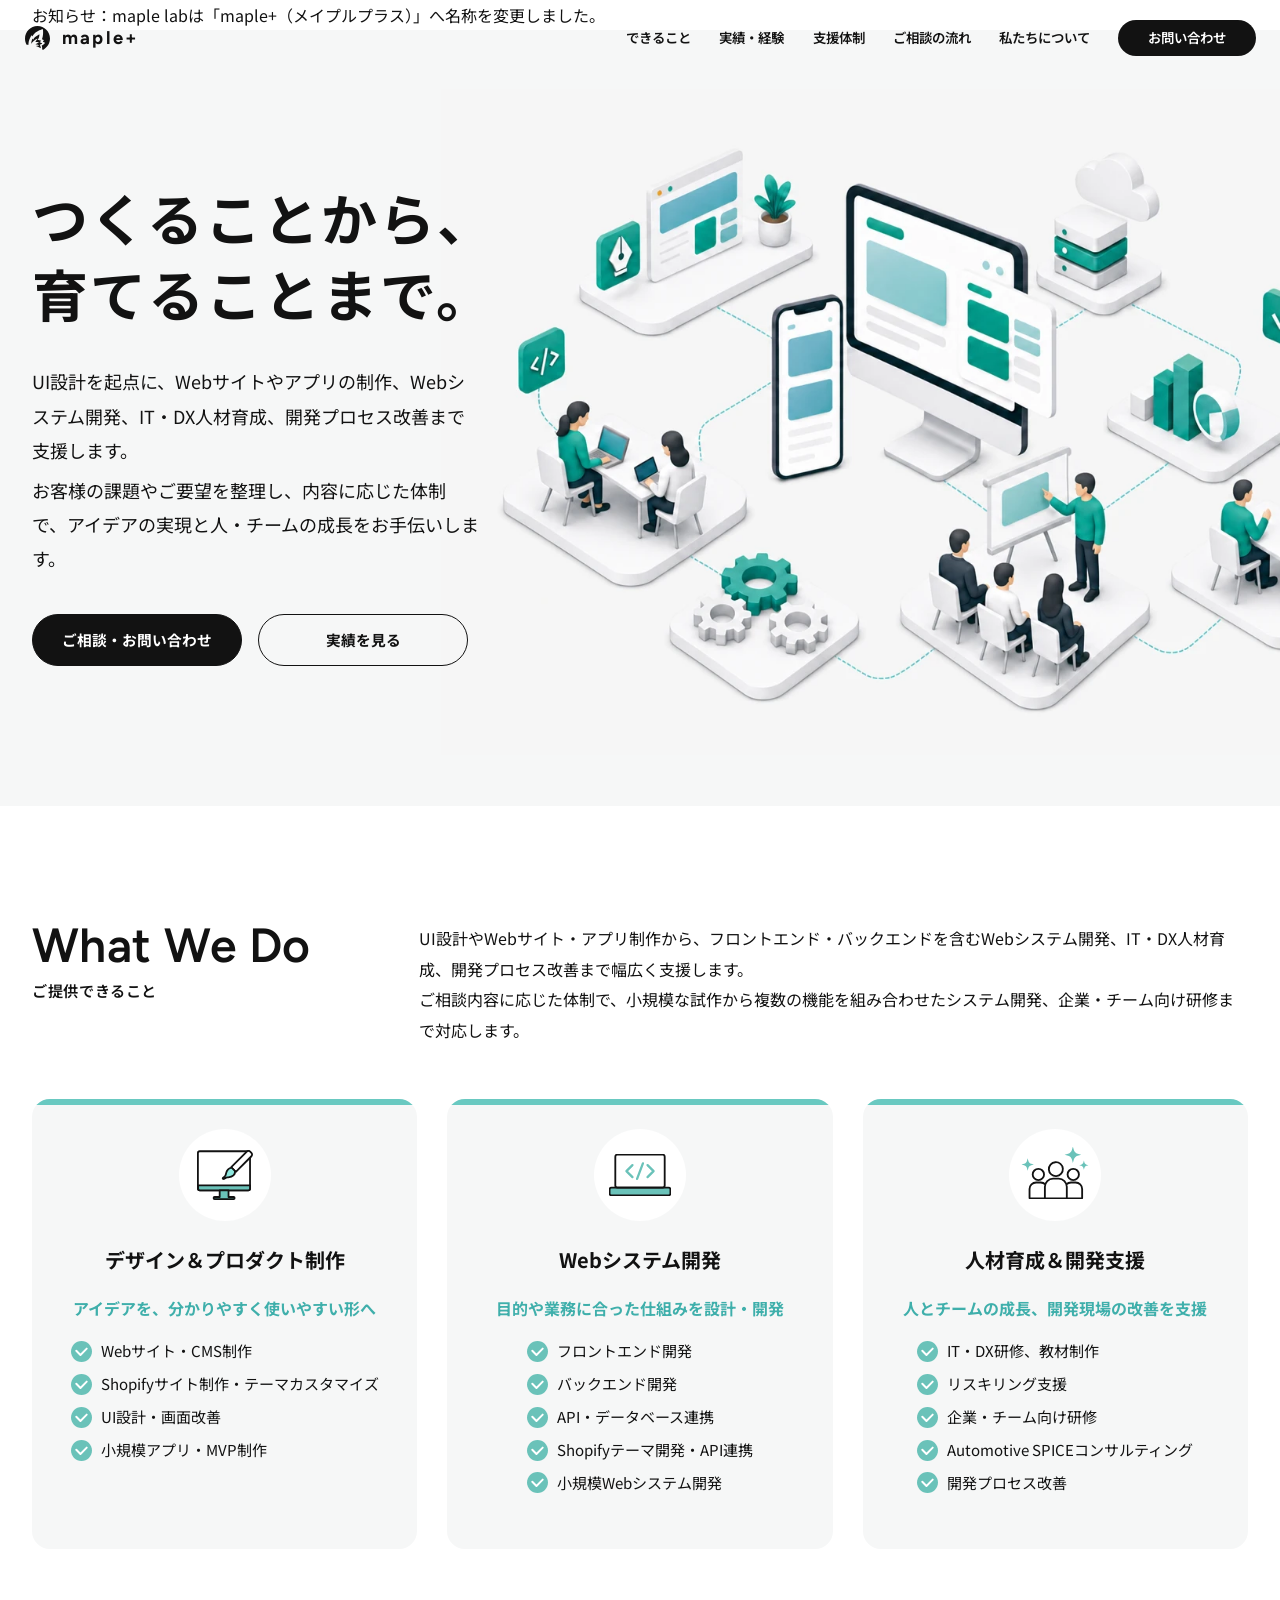
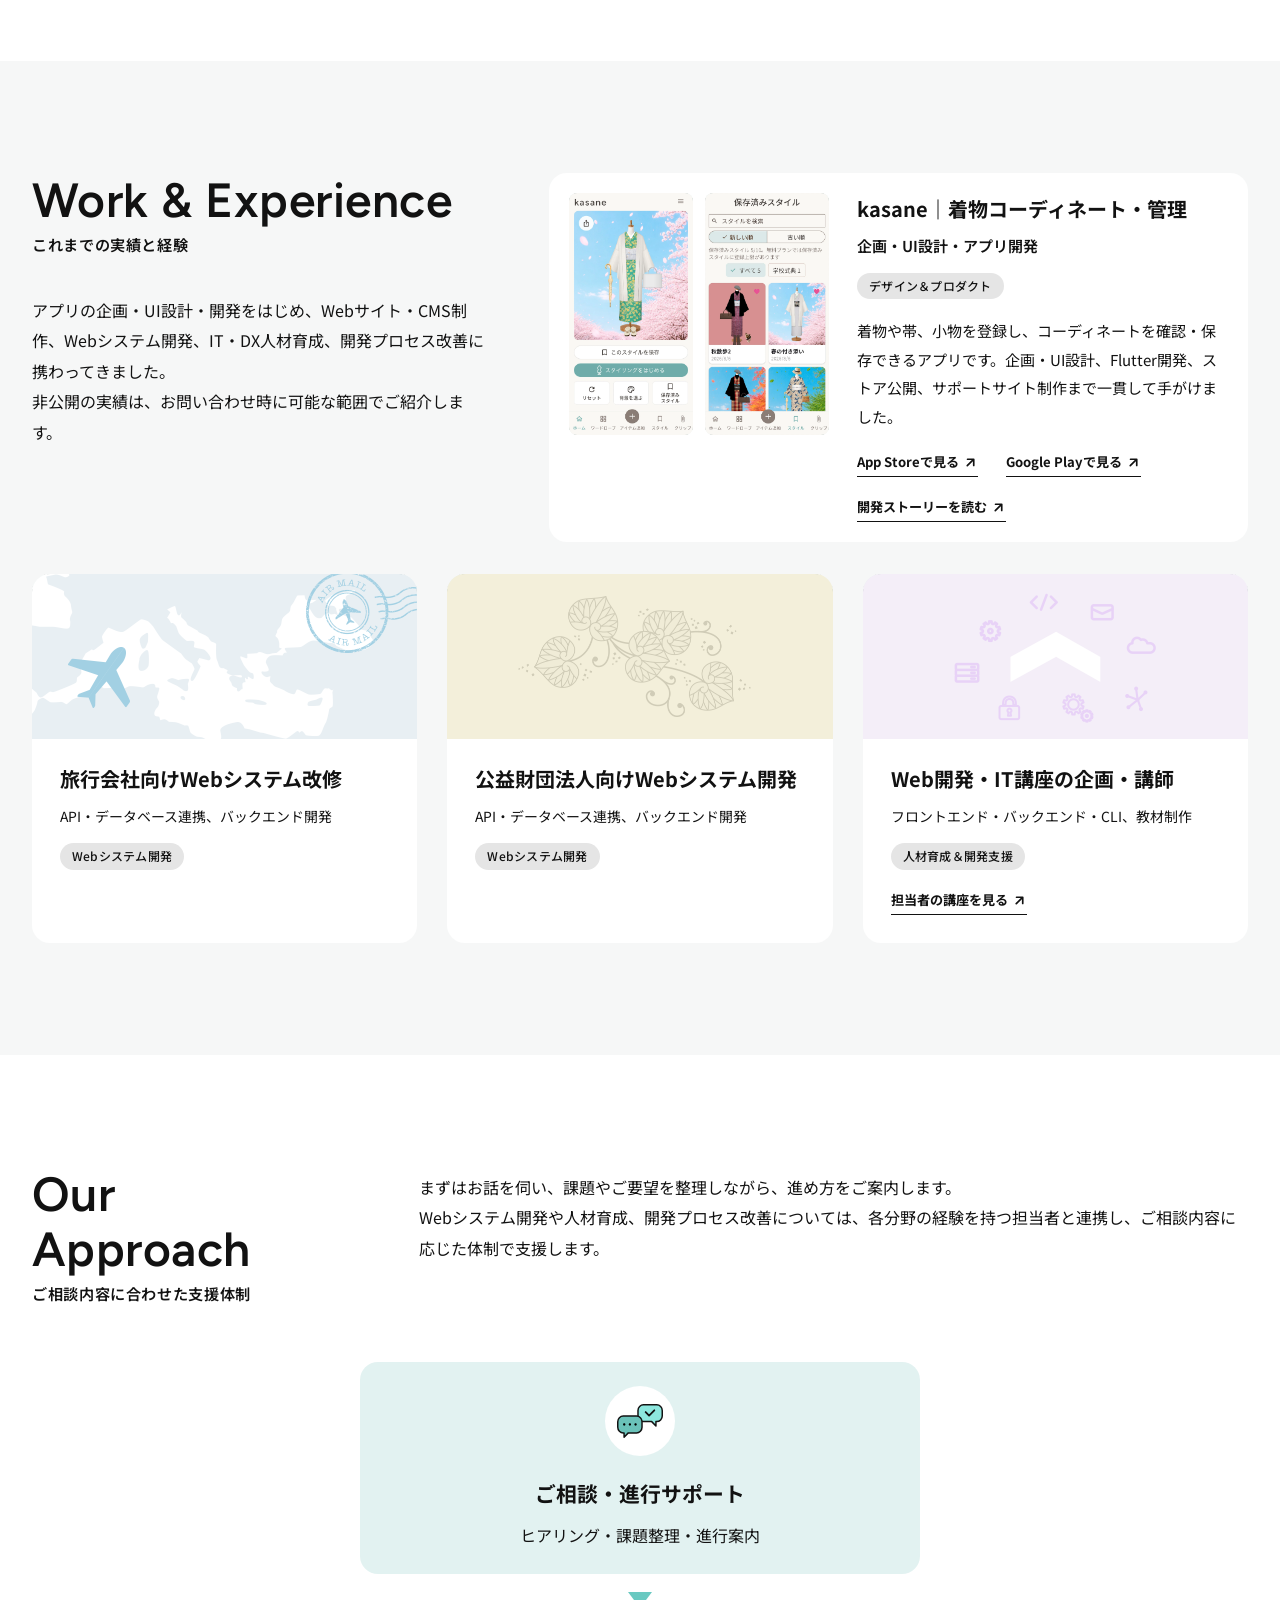
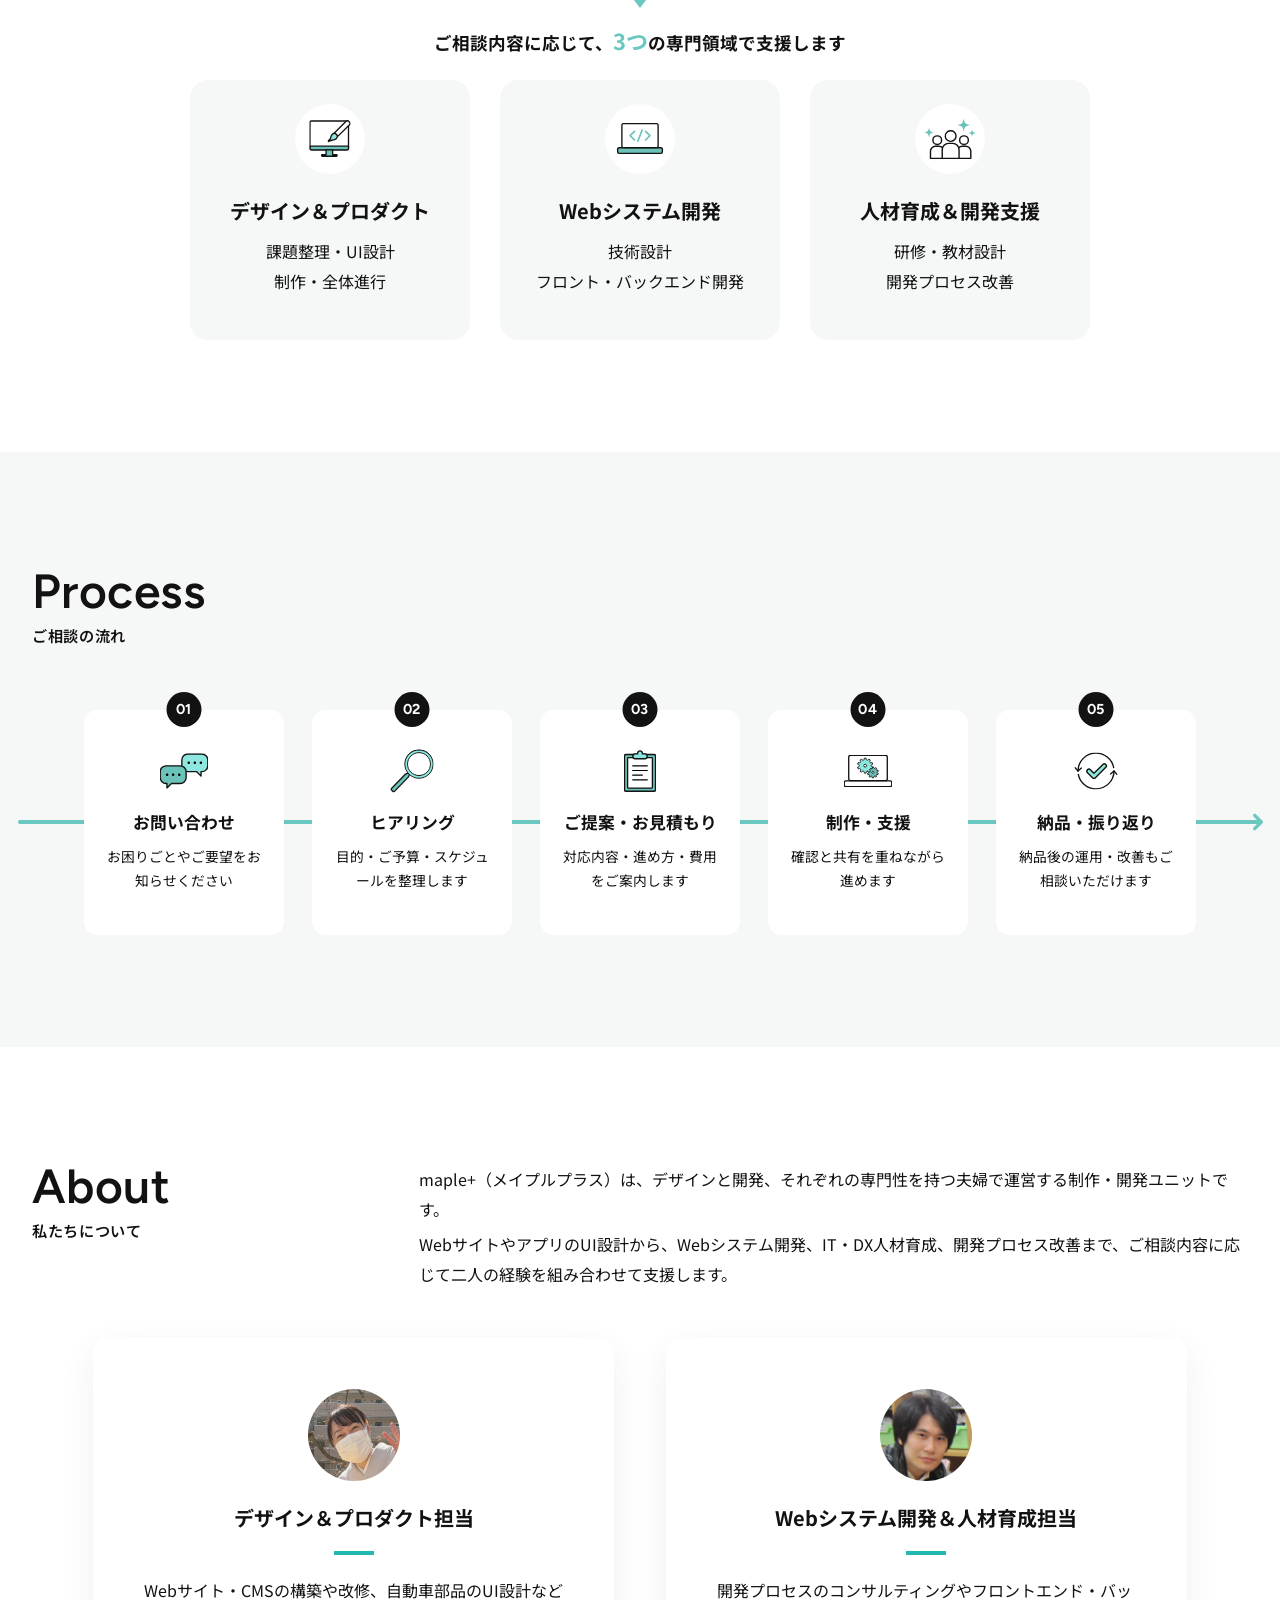
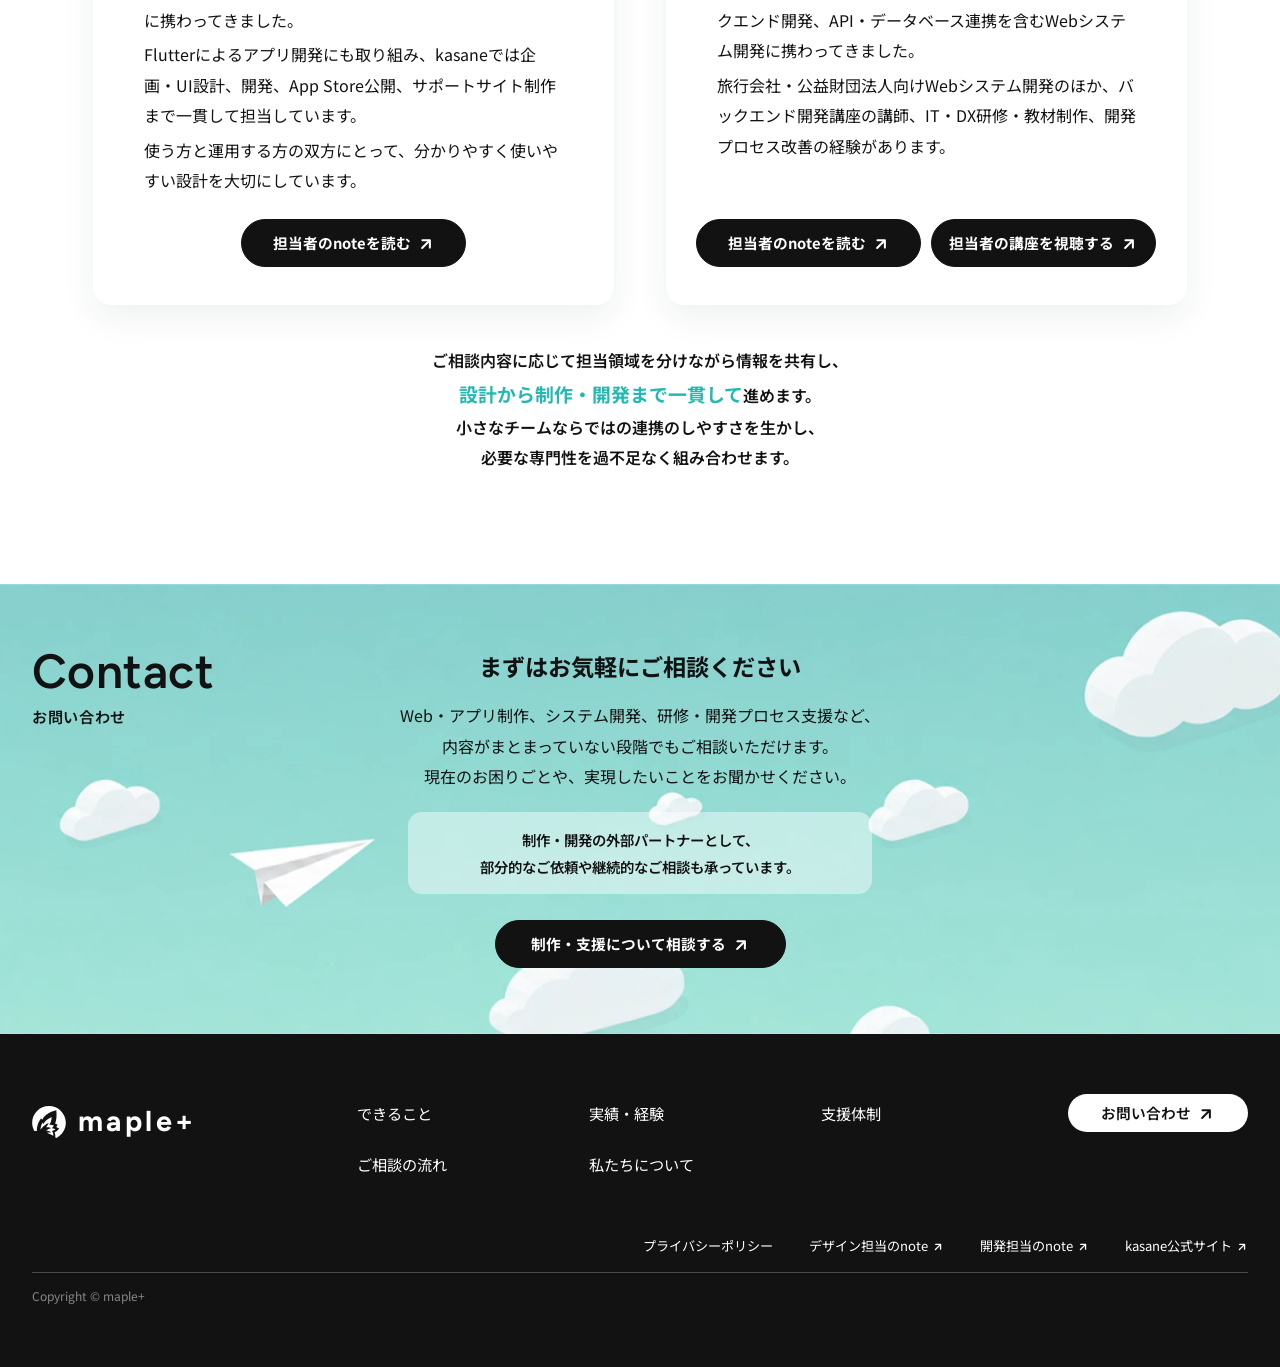
<file: index.html>
<!doctype html>
<html lang="ja">
<head>
  <meta charset="utf-8">
  <meta name="viewport" content="width=device-width, initial-scale=1">
  <meta name="google-site-verification" content="j4yhQ_KEHf3DusrR2J-Ca4LjYe7JDAU4iwgouk1J-TM">
  <meta name="description" content="maple+（メイプルプラス）は、UI設計を起点に、Webサイト・アプリ制作、Webシステム開発、IT・DX研修、開発プロセス改善を支援します。小規模なご相談から継続的な開発支援まで対応します。">
  <meta property="og:type" content="website">
  <meta property="og:locale" content="ja_JP">
  <meta property="og:site_name" content="maple+">
  <meta property="og:title" content="maple+｜Web・アプリ制作・システム開発">
  <meta property="og:description" content="UI設計を起点に、Web・アプリ制作、システム開発、IT・DX人材育成、開発プロセス改善を支援します。">
  <meta property="og:url" content="https://maple-lab-jp.github.io/">
  <meta property="og:image" content="https://maple-lab-jp.github.io/assets/images/ogp.png">
  <meta property="og:image:type" content="image/png">
  <meta property="og:image:width" content="1200">
  <meta property="og:image:height" content="630">
  <meta property="og:image:alt" content="maple+ つくることから、育てることまで。">
  <meta name="twitter:card" content="summary_large_image">
  <meta name="twitter:title" content="maple+｜Web・アプリ制作・システム開発">
  <meta name="twitter:description" content="UI設計を起点に、Web・アプリ制作、システム開発、IT・DX人材育成、開発プロセス改善を支援します。">
  <meta name="twitter:image" content="https://maple-lab-jp.github.io/assets/images/ogp.png">
  <meta name="twitter:image:alt" content="maple+ つくることから、育てることまで。">
  <title>maple+｜Web・アプリ制作、システム開発、IT・DX人材育成</title>
  <link rel="canonical" href="https://maple-lab-jp.github.io/">
  <link rel="icon" href="assets/images/favicon.ico">
  <link rel="icon" href="assets/images/favicon.svg" type="image/svg+xml" sizes="any">
  <link rel="apple-touch-icon" href="assets/images/apple-touch-icon.png" sizes="180x180">
  <link rel="stylesheet" href="assets/css/style.css">
  <script type="application/ld+json">
    {
      "@context": "https://schema.org",
      "@type": "Organization",
      "name": "maple+",
      "alternateName": "メイプルプラス",
      "url": "https://maple-lab-jp.github.io/",
      "logo": "https://maple-lab-jp.github.io/assets/images/apple-touch-icon.png",
      "description": "UI設計、Webサイト・アプリ制作、Webシステム開発、IT・DX研修、開発プロセス改善を支援します。"
    }
  </script>
</head>
<body>
  <a class="skip-link" href="#main">本文へ移動</a>
  <header class="site-header" id="top">
    <div class="header-inner">
      <a class="brand" href="./" aria-label="maple+ トップへ">
        <span class="brand-mark" aria-hidden="true"></span><span>maple+</span>
      </a>
      <button class="menu-button" type="button" aria-expanded="false" aria-controls="global-menu">
        <span class="sr-only">メニューを開く</span>
        <span class="menu-line"></span><span class="menu-line"></span><span class="menu-line"></span>
      </button>
      <nav class="global-menu" id="global-menu" aria-label="メインメニュー">
        <a href="#services">できること</a>
        <a href="#works">実績・経験</a>
        <a href="#approach">支援体制</a>
        <a href="#process">ご相談の流れ</a>
        <a href="#about">私たちについて</a>
        <a class="nav-contact" href="#contact">お問い合わせ</a>
        <div class="menu-meta">
          <a href="privacy/">プライバシーポリシー</a>
          <a href="https://note.com/jazzy_hyssop9690" target="_blank" rel="noopener noreferrer">デザイン担当のnote</a>
          <a href="https://note.com/kaz_sugi_89" target="_blank" rel="noopener noreferrer">開発担当のnote</a>
          <a href="kasane/">kasane公式サイト</a>
        </div>
      </nav>
    </div>
  </header>

  <aside class="rebrand-notice" aria-label="名称変更のお知らせ">
    <div class="container">お知らせ：maple labは「maple+（メイプルプラス）」へ名称を変更しました。</div>
  </aside>

  <main id="main">
    <section class="hero section-muted" aria-labelledby="hero-title">
      <div class="container hero-grid">
        <div class="hero-copy">
          <h1 id="hero-title">つくることから、<br>育てることまで。</h1>
          <p>UI設計を起点に、Webサイトやアプリの制作、Webシステム開発、IT・DX人材育成、開発プロセス改善まで支援します。</p>
          <p>お客様の課題やご要望を整理し、内容に応じた体制で、アイデアの実現と人・チームの成長をお手伝いします。</p>
          <div class="button-row">
            <a class="button button-primary" href="#contact">ご相談・お問い合わせ</a>
            <a class="button button-secondary" href="#works">実績を見る</a>
          </div>
        </div>
        <figure class="media hero-media" data-image="hero-illustration.webp">
          <img src="assets/images/hero-illustration.webp" alt="Webサイトやシステムを囲んで制作・研修を行うイメージ" onerror="this.hidden=true">
        </figure>
      </div>
    </section>

    <section class="section" id="services" aria-labelledby="services-title">
      <div class="container">
        <div class="section-intro">
          <div>
            <h2 id="services-title">What We Do</h2>
            <p class="section-label">ご提供できること</p>
          </div>
          <p>UI設計やWebサイト・アプリ制作から、フロントエンド・バックエンドを含むWebシステム開発、IT・DX人材育成、開発プロセス改善まで幅広く支援します。<br>ご相談内容に応じた体制で、小規模な試作から複数の機能を組み合わせたシステム開発、企業・チーム向け研修まで対応します。</p>
        </div>
        <div class="service-grid">
          <article class="service-card">
            <figure class="media icon-media" data-image="icon-design.svg"><img src="assets/images/icon-design.svg" alt="" onerror="this.hidden=true"></figure>
            <h3>デザイン＆プロダクト制作</h3>
            <p class="card-lead">アイデアを、分かりやすく使いやすい形へ</p>
            <ul class="check-list">
              <li>Webサイト・CMS制作</li>
              <li>Shopifyサイト制作・テーマカスタマイズ</li>
              <li>UI設計・画面改善</li>
              <li>小規模アプリ・MVP制作</li>
            </ul>
          </article>
          <article class="service-card">
            <figure class="media icon-media" data-image="icon-system.svg"><img src="assets/images/icon-system.svg" alt="" onerror="this.hidden=true"></figure>
            <h3>Webシステム開発</h3>
            <p class="card-lead">目的や業務に合った仕組みを設計・開発</p>
            <ul class="check-list">
              <li>フロントエンド開発</li><li>バックエンド開発</li>
              <li>API・データベース連携</li><li>Shopifyテーマ開発・API連携</li>
              <li>小規模Webシステム開発</li>
            </ul>
          </article>
          <article class="service-card">
            <figure class="media icon-media" data-image="icon-training.svg"><img src="assets/images/icon-training.svg" alt="" onerror="this.hidden=true"></figure>
            <h3>人材育成＆開発支援</h3>
            <p class="card-lead">人とチームの成長、開発現場の改善を支援</p>
            <ul class="check-list">
              <li>IT・DX研修、教材制作</li><li>リスキリング支援</li>
              <li>企業・チーム向け研修</li><li>Automotive SPICEコンサルティング</li>
              <li>開発プロセス改善</li>
            </ul>
          </article>
        </div>
      </div>
    </section>

    <section class="section section-muted" id="works" aria-labelledby="works-title">
      <div class="container">
        <div class="works-feature-row">
          <div class="works-intro">
            <h2 id="works-title">Work &amp; Experience</h2>
            <p class="section-label">これまでの実績と経験</p>
            <p>アプリの企画・UI設計・開発をはじめ、Webサイト・CMS制作、Webシステム開発、IT・DX人材育成、開発プロセス改善に携わってきました。</p>
            <p>非公開の実績は、お問い合わせ時に可能な範囲でご紹介します。</p>
          </div>
          <article class="featured-work">
            <div class="featured-images" aria-label="kasaneの画面イメージ">
              <figure class="media phone-media"><img src="assets/images/kasane-style-spring.webp" alt="kasaneの春のコーディネート画面"></figure>
              <figure class="media phone-media"><img src="assets/images/kasane-style-table.webp" alt="kasaneの保存済みスタイル一覧画面"></figure>
            </div>
            <div class="featured-copy">
              <h3>kasane｜着物コーディネート・管理</h3>
              <p class="work-role">企画・UI設計・アプリ開発</p>
              <span class="work-category">デザイン＆プロダクト</span>
              <p>着物や帯、小物を登録し、コーディネートを確認・保存できるアプリです。企画・UI設計、Flutter開発、ストア公開、サポートサイト制作まで一貫して手がけました。</p>
              <div class="text-links store-link-row">
                <a href="https://apps.apple.com/us/app/kasane-%E7%9D%80%E7%89%A9%E3%82%B3%E3%83%BC%E3%83%87%E3%82%A3%E3%83%8D%E3%83%BC%E3%83%88-%E3%83%AF%E3%83%BC%E3%83%89%E3%83%AD%E3%83%BC%E3%83%96%E7%AE%A1%E7%90%86/id6800962708" target="_blank" rel="noopener noreferrer">App Storeで見る <img src="assets/images/arrow-new-window.svg" alt="" width="15" height="14" aria-hidden="true"></a>
                <a href="https://play.google.com/store/apps/details?id=com.gmail.official.kimono.kasane&amp;hl=ja" target="_blank" rel="noopener noreferrer">Google Playで見る <img src="assets/images/arrow-new-window.svg" alt="" width="15" height="14" aria-hidden="true"></a>
              </div>
              <div class="text-links story-link-row">
                <a href="https://note.com/jazzy_hyssop9690" target="_blank" rel="noopener noreferrer">開発ストーリーを読む <img src="assets/images/arrow-new-window.svg" alt="" width="15" height="14" aria-hidden="true"></a>
              </div>
            </div>
          </article>
        </div>
        <div class="work-grid">
          <article class="work-card">
            <figure class="media work-media"><img src="assets/images/work-travel-system.png" alt="旅行会社向けWebシステム改修のイメージ" loading="lazy"></figure>
            <div class="work-copy"><h3>旅行会社向けWebシステム改修</h3><p>API・データベース連携、バックエンド開発</p><span class="work-category">Webシステム開発</span></div>
          </article>
          <article class="work-card">
            <figure class="media work-media"><img src="assets/images/work-foundation-system.png" alt="公益財団法人向けWebシステム開発のイメージ" loading="lazy"></figure>
            <div class="work-copy"><h3>公益財団法人向けWebシステム開発</h3><p>API・データベース連携、バックエンド開発</p><span class="work-category">Webシステム開発</span></div>
          </article>
          <article class="work-card">
            <figure class="media work-media"><img src="assets/images/work-training.png" alt="Web開発・IT講座のイメージ" loading="lazy"></figure>
            <div class="work-copy">
              <h3>Web開発・IT講座の企画・講師</h3>
              <p>フロントエンド・バックエンド・CLI、教材制作</p>
              <span class="work-category">人材育成＆開発支援</span>
              <div class="text-links">
                <a href="https://www.udemy.com/user/kazuhiko-sugimoto-3/" target="_blank" rel="noopener noreferrer">担当者の講座を見る <img src="assets/images/arrow-new-window.svg" alt="" width="15" height="14" aria-hidden="true"></a>
              </div>
            </div>
          </article>
        </div>
      </div>
    </section>
    <section class="section" id="approach" aria-labelledby="approach-title">
      <div class="container">
        <div class="section-intro">
          <div><h2 id="approach-title">Our Approach</h2><p class="section-label">ご相談内容に合わせた支援体制</p></div>
          <p>まずはお話を伺い、課題やご要望を整理しながら、進め方をご案内します。<br>Webシステム開発や人材育成、開発プロセス改善については、各分野の経験を持つ担当者と連携し、ご相談内容に応じた体制で支援します。</p>
        </div>
        <div class="approach-flow">
          <article class="support-hub">
            <figure class="media approach-icon"><img src="assets/images/icon-consultation.svg" alt="" loading="lazy"></figure>
            <h3>ご相談・進行サポート</h3><p>ヒアリング・課題整理・進行案内</p>
          </article>
          <div class="flow-arrow" aria-hidden="true"></div>
          <p class="flow-copy">ご相談内容に応じて、<br class="flow-copy-mobile-break"><strong>3つ</strong>の専門領域で支援します</p>
          <div class="approach-grid">
            <article class="approach-card">
              <figure class="media approach-icon"><img src="assets/images/icon-design.svg" alt="" loading="lazy"></figure>
              <h3>デザイン＆プロダクト</h3><p>課題整理・UI設計<br>制作・全体進行</p>
            </article>
            <article class="approach-card">
              <figure class="media approach-icon"><img src="assets/images/icon-system.svg" alt="" loading="lazy"></figure>
              <h3>Webシステム開発</h3><p>技術設計<br>フロント・バックエンド開発</p>
            </article>
            <article class="approach-card">
              <figure class="media approach-icon"><img src="assets/images/icon-training.svg" alt="" loading="lazy"></figure>
              <h3>人材育成＆開発支援</h3><p>研修・教材設計<br>開発プロセス改善</p>
            </article>
          </div>
        </div>
      </div>
    </section>
    <section class="section section-muted" id="process" aria-labelledby="process-title">
      <div class="container">
        <div class="section-heading"><h2 id="process-title">Process</h2><p class="section-label">ご相談の流れ</p></div>
        <ol class="process-list">
          <li class="process-card">
            <span class="step-number">01</span>
            <figure class="media process-icon"><img src="assets/images/process-inquiry.svg" alt="" loading="lazy"></figure>
            <h3>お問い合わせ</h3><p>お困りごとやご要望をお知らせください</p>
          </li>
          <li class="process-card">
            <span class="step-number">02</span>
            <figure class="media process-icon"><img src="assets/images/process-hearing.svg" alt="" loading="lazy"></figure>
            <h3>ヒアリング</h3><p>目的・ご予算・スケジュールを整理します</p>
          </li>
          <li class="process-card">
            <span class="step-number">03</span>
            <figure class="media process-icon"><img src="assets/images/process-proposal.svg" alt="" loading="lazy"></figure>
            <h3>ご提案・お見積もり</h3><p>対応内容・進め方・費用をご案内します</p>
          </li>
          <li class="process-card">
            <span class="step-number">04</span>
            <figure class="media process-icon"><img src="assets/images/process-production.svg" alt="" loading="lazy"></figure>
            <h3>制作・支援</h3><p>確認と共有を重ねながら進めます</p>
          </li>
          <li class="process-card">
            <span class="step-number">05</span>
            <figure class="media process-icon"><img src="assets/images/process-delivery.svg" alt="" loading="lazy"></figure>
            <h3>納品・振り返り</h3><p>納品後の運用・改善もご相談いただけます</p>
          </li>
        </ol>
      </div>
    </section>
    <section class="section" id="about" aria-labelledby="about-title">
      <div class="container">
        <div class="section-intro about-intro">
          <div>
            <h2 id="about-title">About</h2>
            <p class="section-label">私たちについて</p>
          </div>
          <div class="about-lead">
            <p>maple+（メイプルプラス）は、デザインと開発、それぞれの専門性を持つ夫婦で運営する制作・開発ユニットです。</p>
            <p>WebサイトやアプリのUI設計から、Webシステム開発、IT・DX人材育成、開発プロセス改善まで、ご相談内容に応じて二人の経験を組み合わせて支援します。</p>
          </div>
        </div>

        <div class="about-members">
          <article class="about-member">
            <figure class="member-portrait">
              <img src="assets/images/about-design-profile.webp" alt="デザイン＆プロダクト担当者のプロフィール写真" loading="lazy">
            </figure>
            <h3>デザイン＆プロダクト担当</h3>
            <div class="member-copy">
              <p>Webサイト・CMSの構築や改修、自動車部品のUI設計などに携わってきました。</p>
              <p>Flutterによるアプリ開発にも取り組み、kasaneでは企画・UI設計、開発、App Store公開、サポートサイト制作まで一貫して担当しています。</p>
              <p>使う方と運用する方の双方にとって、分かりやすく使いやすい設計を大切にしています。</p>
            </div>
            <div class="member-actions">
              <a class="button button-primary" href="https://note.com/jazzy_hyssop9690" target="_blank" rel="noopener noreferrer">担当者のnoteを読む <img src="assets/images/arrow-new-window.svg" alt="" width="18" height="17" aria-hidden="true"></a>
            </div>
          </article>

          <article class="about-member">
            <figure class="member-portrait">
              <img src="assets/images/about-system-profile.webp" alt="Webシステム開発＆人材育成担当者のプロフィール写真" loading="lazy">
            </figure>
            <h3>Webシステム開発＆人材育成担当</h3>
            <div class="member-copy">
              <p>開発プロセスのコンサルティングやフロントエンド・バックエンド開発、API・データベース連携を含むWebシステム開発に携わってきました。</p>
              <p>旅行会社・公益財団法人向けWebシステム開発のほか、バックエンド開発講座の講師、IT・DX研修・教材制作、開発プロセス改善の経験があります。</p>
            </div>
            <div class="member-actions">
              <a class="button button-primary" href="https://note.com/kaz_sugi_89" target="_blank" rel="noopener noreferrer">担当者のnoteを読む <img src="assets/images/arrow-new-window.svg" alt="" width="18" height="17" aria-hidden="true"></a>
              <a class="button button-primary" href="https://www.udemy.com/user/kazuhiko-sugimoto-3/" target="_blank" rel="noopener noreferrer">担当者の講座を視聴する <img src="assets/images/arrow-new-window.svg" alt="" width="18" height="17" aria-hidden="true"></a>
            </div>
          </article>
        </div>

        <div class="about-summary">
          <p>ご相談内容に応じて担当領域を分けながら情報を共有し、</p>
          <p><strong>設計から制作・開発まで一貫して</strong>進めます。</p>
          <p>小さなチームならではの連携のしやすさを生かし、</p>
          <p>必要な専門性を過不足なく組み合わせます。</p>
        </div>
      </div>
    </section>
    <section class="contact" id="contact" aria-labelledby="contact-title">
      <div class="container contact-grid">
        <div><h2 id="contact-title">Contact</h2><p class="section-label">お問い合わせ</p></div>
        <div class="contact-copy">
          <h3>まずはお気軽にご相談ください</h3>
          <p>Web・アプリ制作、システム開発、研修・開発プロセス支援など、<br class="contact-wide-break">内容がまとまっていない段階でもご相談いただけます。<br>現在のお困りごとや、実現したいことをお聞かせください。</p>
          <p class="partner-note">制作・開発の外部パートナーとして、<br>部分的なご依頼や継続的なご相談も承っています。</p>
          <!-- contact/index.html作成後に有効になります。 -->
          <a class="button button-primary" href="contact/">制作・支援について相談する <img src="assets/images/arrow-new-window.svg" alt="" width="18" height="17" aria-hidden="true"></a>
        </div>
      </div>
    </section>
  </main>
  <footer class="site-footer">
    <div class="container footer-grid">
      <a class="brand footer-brand" href="./">maple+</a>
      <nav class="footer-nav" aria-label="フッターメニュー">
        <a href="#services">できること</a><a href="#works">実績・経験</a>
        <a href="#approach">支援体制</a><a href="#process">ご相談の流れ</a>
        <a href="#about">私たちについて</a><a href="contact/">お問い合わせ</a>
      </nav>
      <ul class="footer-meta">
        <li><a href="privacy/">プライバシーポリシー</a></li>
        <li><a href="https://note.com/jazzy_hyssop9690" target="_blank" rel="noopener noreferrer">デザイン担当のnote</a></li>
        <li><a href="https://note.com/kaz_sugi_89" target="_blank" rel="noopener noreferrer">開発担当のnote</a></li>
        <li><a href="kasane/">kasane公式サイト</a></li>
      </ul>
    </div>
    <div class="container copyright">Copyright © maple+</div>
  </footer>
  <script>
    const siteHeader = document.querySelector('.site-header');
    const menuButton = document.querySelector('.menu-button');
    const menu = document.querySelector('.global-menu');
    function updateHeaderBackground() {
      siteHeader.classList.toggle('is-scrolled', window.scrollY >= siteHeader.offsetHeight);
    }
    window.addEventListener('scroll', updateHeaderBackground, { passive: true });
    window.addEventListener('resize', updateHeaderBackground);
    updateHeaderBackground();
    function closeMenu() {
      menuButton.setAttribute('aria-expanded', 'false');
      menuButton.querySelector('.sr-only').textContent = 'メニューを開く';
      document.body.classList.remove('menu-open');
    }
    menuButton.addEventListener('click', () => {
      const isOpen = menuButton.getAttribute('aria-expanded') === 'true';
      menuButton.setAttribute('aria-expanded', String(!isOpen));
      menuButton.querySelector('.sr-only').textContent = isOpen ? 'メニューを開く' : 'メニューを閉じる';
      document.body.classList.toggle('menu-open', !isOpen);
    });
    menu.addEventListener('click', (event) => {
      if (event.target.closest('a')) closeMenu();
    });
    document.addEventListener('keydown', (event) => {
      if (event.key === 'Escape') closeMenu();
    });
  </script>
</body>
</html>
</file>
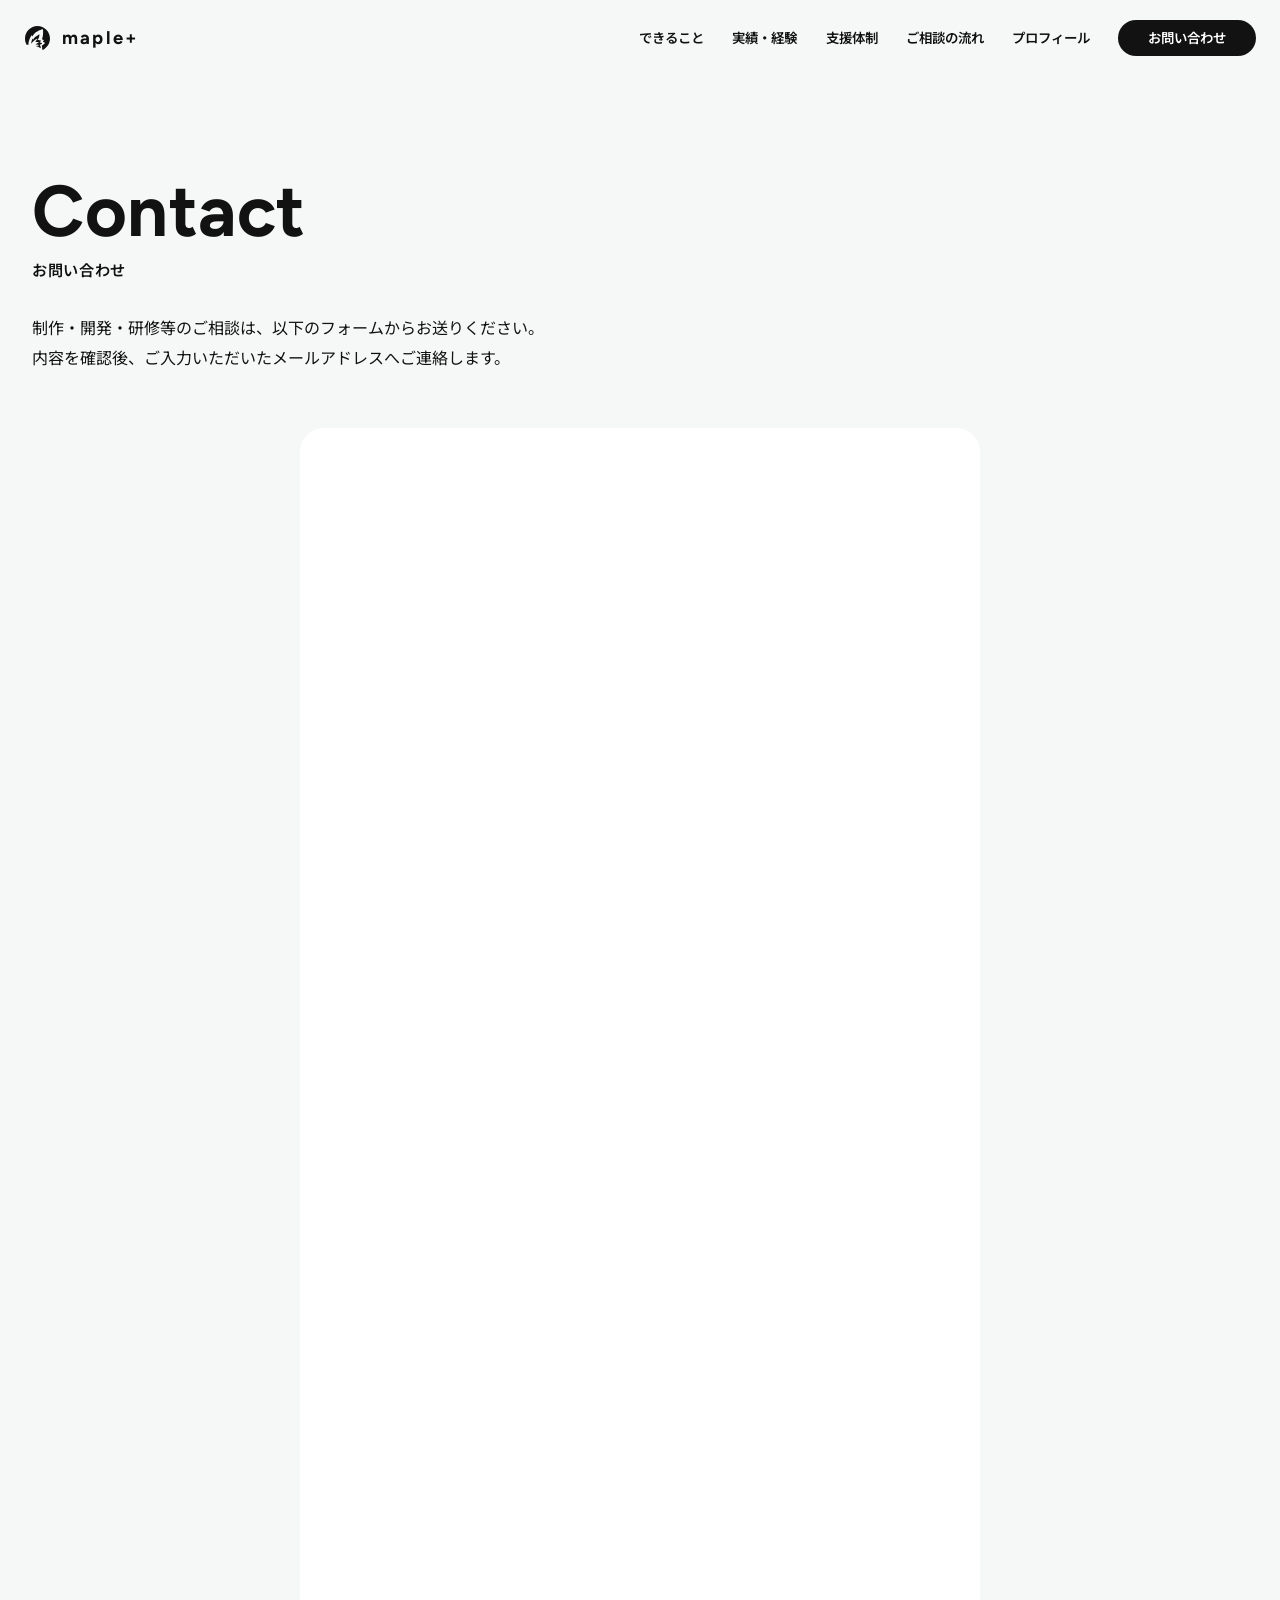
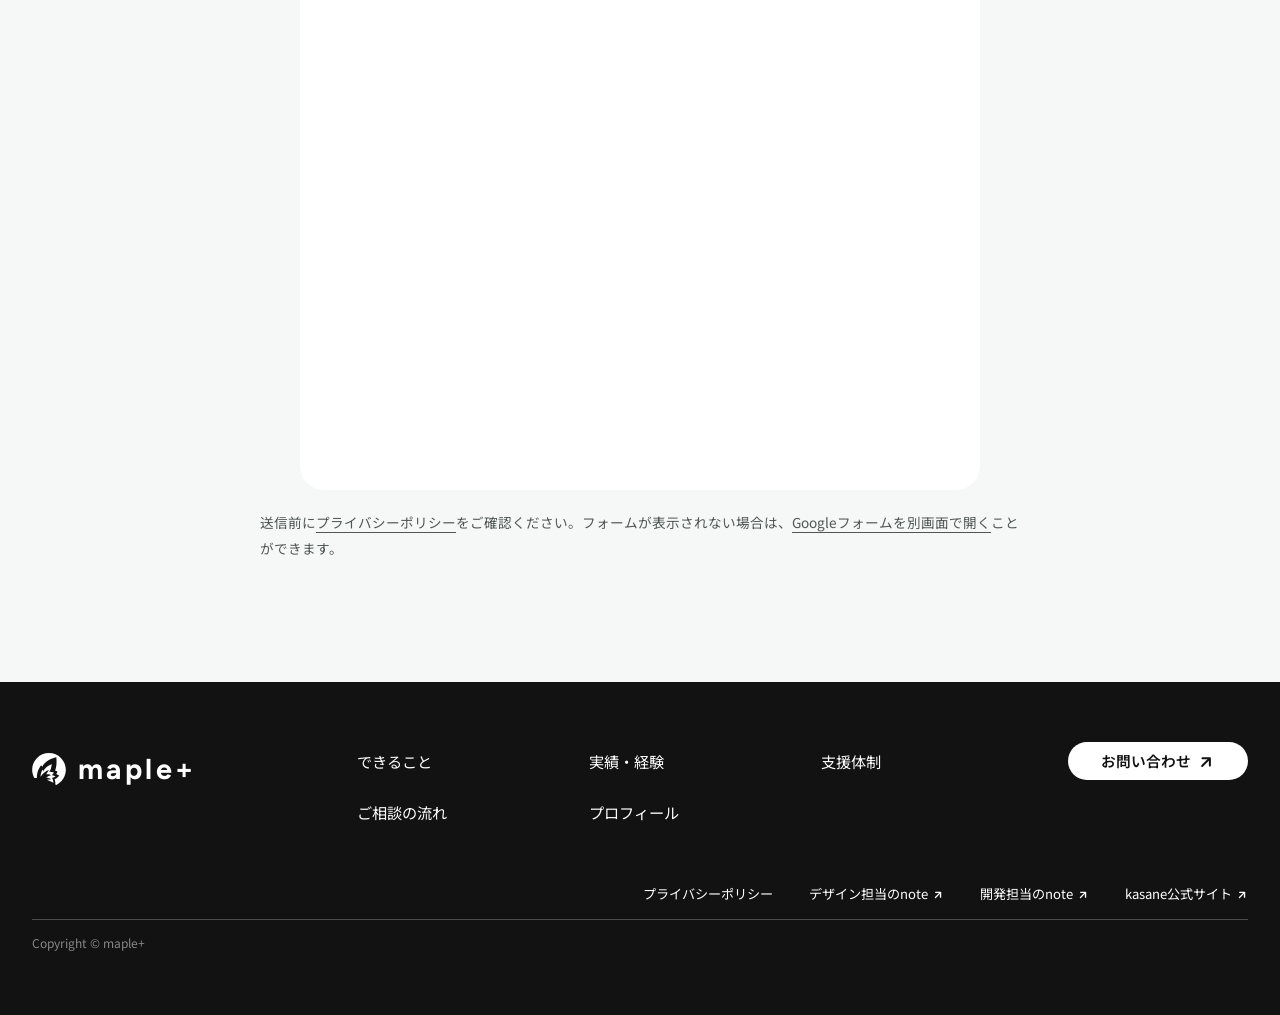
<file: contact/index.html>
<!doctype html>
<html lang="ja">
<head>
  <meta charset="utf-8">
  <meta name="viewport" content="width=device-width, initial-scale=1">
  <meta name="description" content="maple+へのWebサイト・アプリ制作、Webシステム開発、IT・DX研修、開発プロセス改善に関するご相談・お問い合わせはこちらから。">
  <meta property="og:type" content="website">
  <meta property="og:locale" content="ja_JP">
  <meta property="og:site_name" content="maple+">
  <meta property="og:title" content="お問い合わせ｜maple+">
  <meta property="og:description" content="Webサイト・アプリ制作、Webシステム開発、IT・DX研修、開発プロセス改善に関するご相談はこちらから。">
  <meta property="og:url" content="https://maple-lab-jp.github.io/contact/">
  <meta property="og:image" content="https://maple-lab-jp.github.io/assets/images/ogp.png">
  <meta property="og:image:type" content="image/png">
  <meta property="og:image:width" content="1200">
  <meta property="og:image:height" content="630">
  <meta property="og:image:alt" content="maple+ つくることから、育てることまで。">
  <meta name="twitter:card" content="summary_large_image">
  <meta name="twitter:title" content="お問い合わせ｜maple+">
  <meta name="twitter:description" content="Webサイト・アプリ制作、Webシステム開発、IT・DX研修、開発プロセス改善に関するご相談はこちらから。">
  <meta name="twitter:image" content="https://maple-lab-jp.github.io/assets/images/ogp.png">
  <meta name="twitter:image:alt" content="maple+ つくることから、育てることまで。">
  <title>お問い合わせ｜maple+</title>
  <link rel="canonical" href="https://maple-lab-jp.github.io/contact/">
  <link rel="icon" href="../assets/images/favicon.ico">
  <link rel="icon" href="../assets/images/favicon.svg" type="image/svg+xml" sizes="any">
  <link rel="apple-touch-icon" href="../assets/images/apple-touch-icon.png" sizes="180x180">
  <link rel="stylesheet" href="../assets/css/style.css">
  <style>
    .contact-page-main { padding: clamp(120px, 14vw, 170px) 0 clamp(80px, 10vw, 120px); background: var(--surface-muted); }
    .contact-page-header { max-width: 760px; margin: 0 0 clamp(36px, 6vw, 56px); }
    .contact-page-header h1 { margin: 0; font-family: "Figtree", sans-serif; font-size: clamp(2.6rem, 6vw, 4.5rem); line-height: 1.15; letter-spacing: .01em; }
    .contact-page-lead { margin: 28px 0 0; }
    .contact-form-shell { width: 100%; max-width: 680px; margin-inline: auto; overflow: hidden; background: #fff; border-radius: 24px; }
    .google-form { width: 100%; height: 1662px; display: block; border: 0; }
    .contact-form-note { max-width: 760px; margin: 20px auto 0; color: var(--muted-ink); font-size: .85rem; }
    .contact-form-note a { text-underline-offset: 4px; }
    @media (max-width: 760px) {
      .contact-page-main { padding-top: 110px; }
      .contact-page-header { margin-bottom: 32px; }
      .contact-page-lead { margin-top: 22px; }
      .contact-form-shell { border-radius: 18px; }
    }
  </style>
</head>
<body>
  <a class="skip-link" href="#main">本文へ移動</a>
  <header class="site-header" id="top">
    <div class="header-inner">
      <a class="brand" href="../index.html#top" aria-label="maple+ トップへ">
        <span class="brand-mark" aria-hidden="true"></span><span>maple+</span>
      </a>
      <button class="menu-button" type="button" aria-expanded="false" aria-controls="global-menu">
        <span class="sr-only">メニューを開く</span>
        <span class="menu-line"></span><span class="menu-line"></span><span class="menu-line"></span>
      </button>
      <nav class="global-menu" id="global-menu" aria-label="メインメニュー">
        <a href="../index.html#services">できること</a>
        <a href="../index.html#works">実績・経験</a>
        <a href="../index.html#approach">支援体制</a>
        <a href="../index.html#process">ご相談の流れ</a>
        <a href="../index.html#about">プロフィール</a>
        <a class="nav-contact" href="./" aria-current="page">お問い合わせ</a>
        <div class="menu-meta">
          <a href="../privacy/">プライバシーポリシー</a>
          <a href="https://note.com/jazzy_hyssop9690" target="_blank" rel="noopener noreferrer">デザイン担当のnote</a>
          <a href="https://note.com/kaz_sugi_89" target="_blank" rel="noopener noreferrer">開発担当のnote</a>
          <a href="../kasane/">kasane公式サイト</a>
        </div>
      </nav>
    </div>
  </header>

  <main class="contact-page-main" id="main">
    <div class="container">
      <header class="contact-page-header">
        <h1>Contact</h1>
        <p class="section-label">お問い合わせ</p>
        <p class="contact-page-lead">制作・開発・研修等のご相談は、以下のフォームからお送りください。<br>内容を確認後、ご入力いただいたメールアドレスへご連絡します。</p>
      </header>

      <div class="contact-form-shell">
        <iframe class="google-form" src="https://docs.google.com/forms/d/e/1FAIpQLSd3NK-bTIOhC9gim-6KGc9AtUUZ8a9wrbDtG5NmAoJDz_0TGg/viewform?embedded=true" width="640" height="1662" frameborder="0" marginheight="0" marginwidth="0" title="maple+ お問い合わせフォーム">読み込んでいます…</iframe>
      </div>
      <p class="contact-form-note">送信前に<a href="../privacy/">プライバシーポリシー</a>をご確認ください。フォームが表示されない場合は、<a href="https://docs.google.com/forms/d/e/1FAIpQLSd3NK-bTIOhC9gim-6KGc9AtUUZ8a9wrbDtG5NmAoJDz_0TGg/viewform" target="_blank" rel="noopener noreferrer">Googleフォームを別画面で開く</a>ことができます。</p>
    </div>
  </main>

  <footer class="site-footer">
    <div class="container footer-grid">
      <a class="brand footer-brand" href="../index.html#top">maple+</a>
      <nav class="footer-nav" aria-label="フッターメニュー">
        <a href="../index.html#services">できること</a><a href="../index.html#works">実績・経験</a>
        <a href="../index.html#approach">支援体制</a><a href="../index.html#process">ご相談の流れ</a>
        <a href="../index.html#about">プロフィール</a><a href="./" aria-current="page">お問い合わせ</a>
      </nav>
      <ul class="footer-meta">
        <li><a href="../privacy/">プライバシーポリシー</a></li>
        <li><a href="https://note.com/jazzy_hyssop9690" target="_blank" rel="noopener noreferrer">デザイン担当のnote</a></li>
        <li><a href="https://note.com/kaz_sugi_89" target="_blank" rel="noopener noreferrer">開発担当のnote</a></li>
        <li><a href="../kasane/">kasane公式サイト</a></li>
      </ul>
    </div>
    <div class="container copyright">Copyright © maple+</div>
  </footer>

  <script>
    const siteHeader = document.querySelector('.site-header');
    const menuButton = document.querySelector('.menu-button');
    const menu = document.querySelector('.global-menu');
    function updateHeaderBackground() {
      siteHeader.classList.toggle('is-scrolled', window.scrollY >= siteHeader.offsetHeight);
    }
    window.addEventListener('scroll', updateHeaderBackground, { passive: true });
    window.addEventListener('resize', updateHeaderBackground);
    updateHeaderBackground();
    function closeMenu() {
      menuButton.setAttribute('aria-expanded', 'false');
      menuButton.querySelector('.sr-only').textContent = 'メニューを開く';
      document.body.classList.remove('menu-open');
    }
    menuButton.addEventListener('click', () => {
      const isOpen = menuButton.getAttribute('aria-expanded') === 'true';
      menuButton.setAttribute('aria-expanded', String(!isOpen));
      menuButton.querySelector('.sr-only').textContent = isOpen ? 'メニューを開く' : 'メニューを閉じる';
      document.body.classList.toggle('menu-open', !isOpen);
    });
    menu.addEventListener('click', (event) => {
      if (event.target.closest('a')) closeMenu();
    });
    document.addEventListener('keydown', (event) => {
      if (event.key === 'Escape') closeMenu();
    });
  </script>
</body>
</html>
</file>
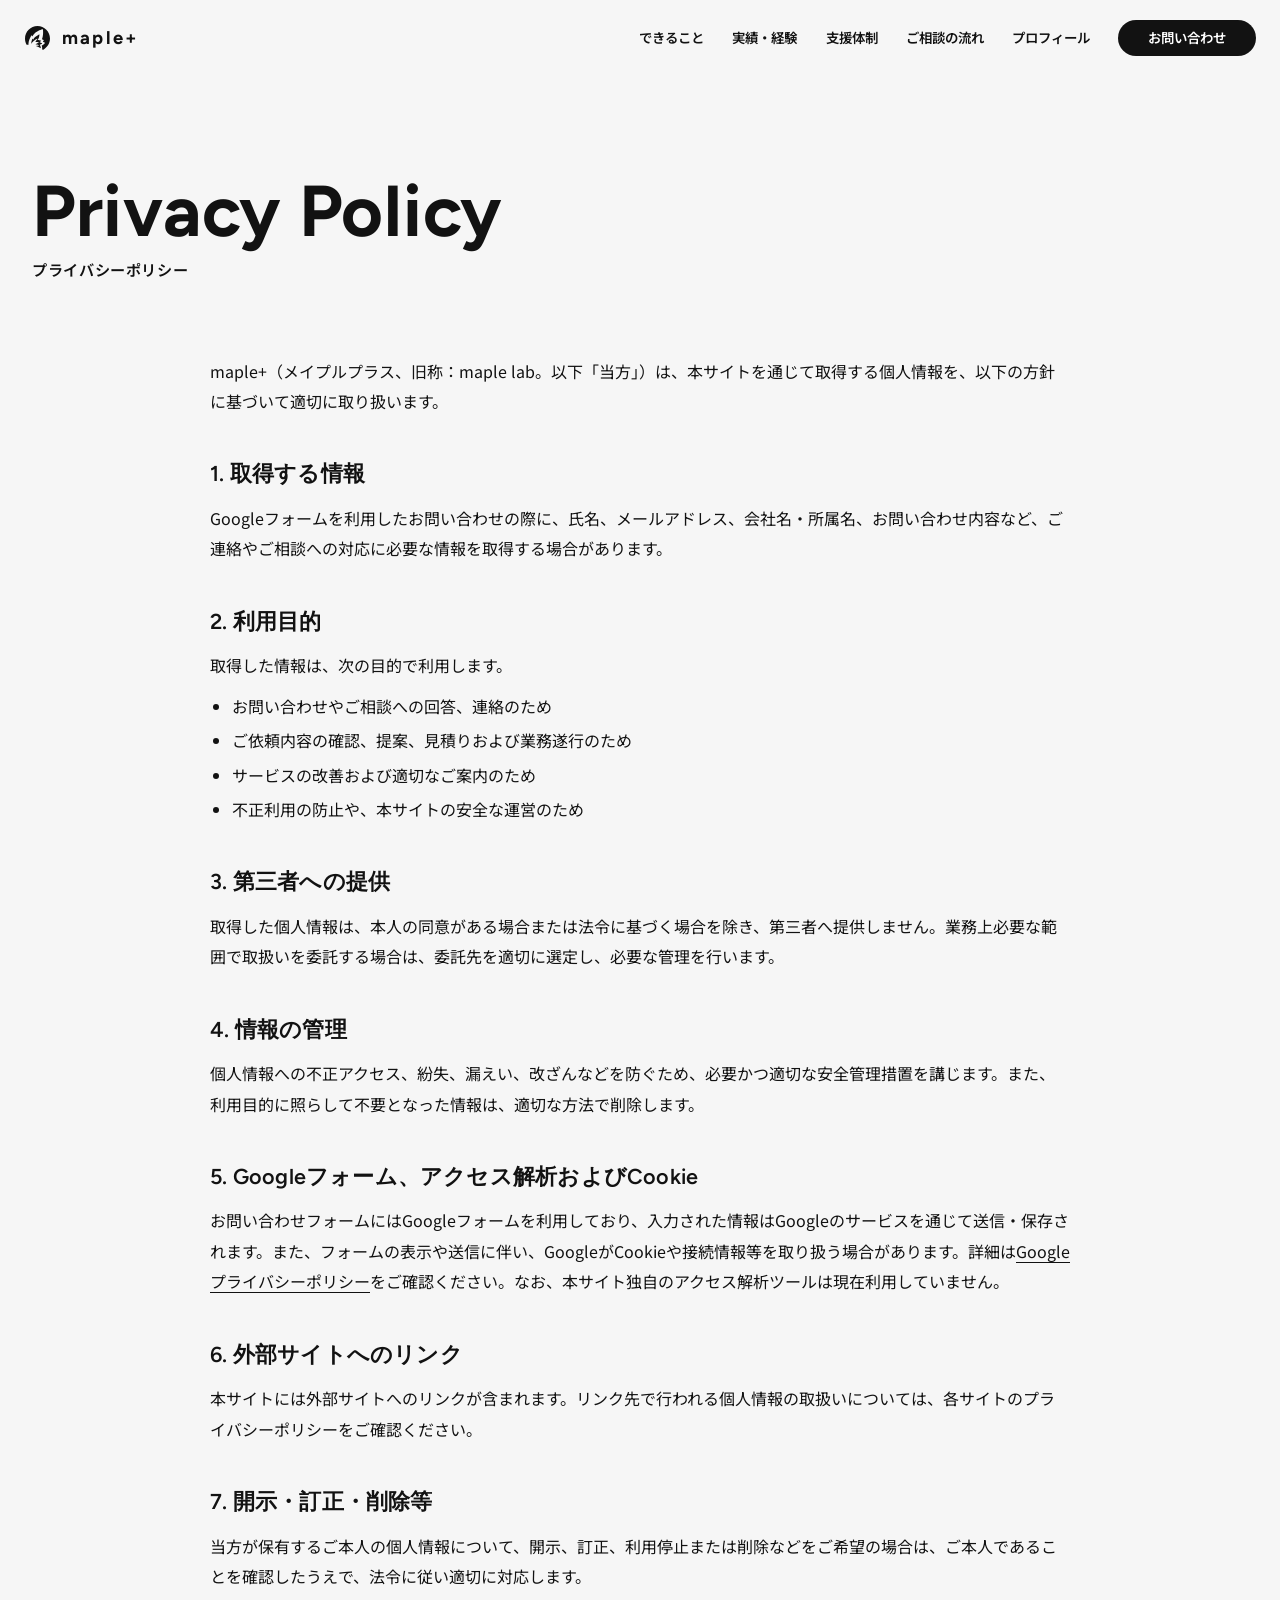
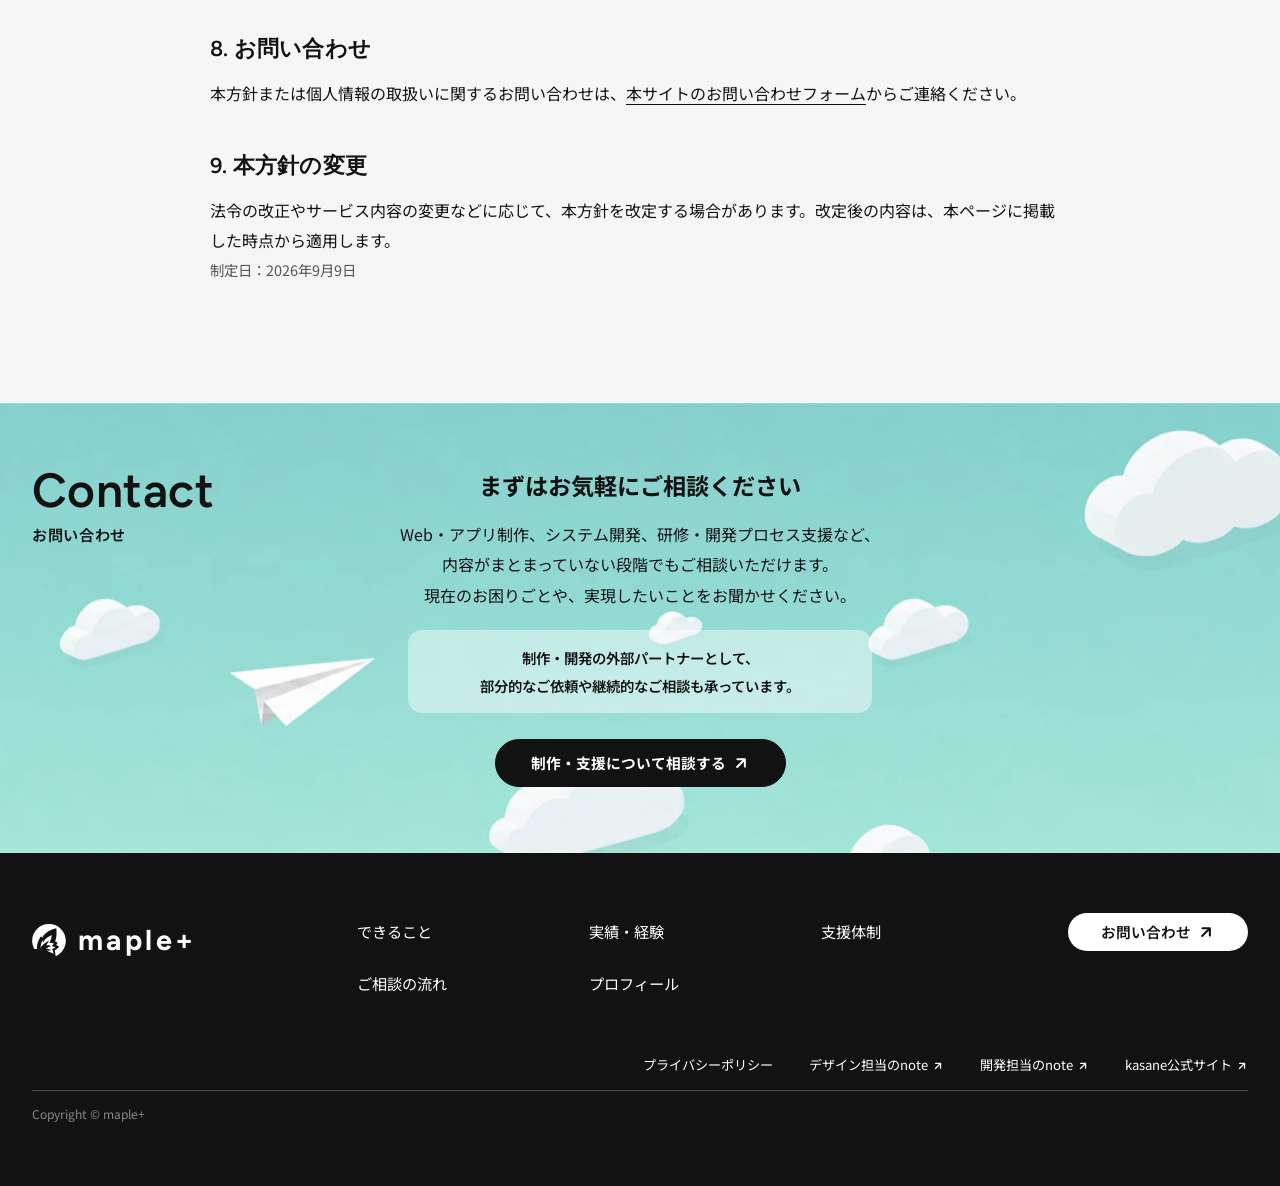
<file: privacy/index.html>
<!doctype html>
<html lang="ja">
<head>
  <meta charset="utf-8">
  <meta name="viewport" content="width=device-width, initial-scale=1">
  <meta name="description" content="maple+のWebサイトにおける個人情報の取得、利用目的、管理、お問い合わせ窓口等について定めたプライバシーポリシーです。">
  <meta property="og:type" content="website">
  <meta property="og:locale" content="ja_JP">
  <meta property="og:site_name" content="maple+">
  <meta property="og:title" content="プライバシーポリシー｜maple+">
  <meta property="og:description" content="maple+のWebサイトにおける個人情報の取得、利用目的、管理、お問い合わせ窓口等について定めています。">
  <meta property="og:url" content="https://maple-lab-jp.github.io/privacy/">
  <meta property="og:image" content="https://maple-lab-jp.github.io/assets/images/ogp.png">
  <meta property="og:image:type" content="image/png">
  <meta property="og:image:width" content="1200">
  <meta property="og:image:height" content="630">
  <meta property="og:image:alt" content="maple+ つくることから、育てることまで。">
  <meta name="twitter:card" content="summary_large_image">
  <meta name="twitter:title" content="プライバシーポリシー｜maple+">
  <meta name="twitter:description" content="maple+のWebサイトにおける個人情報の取得、利用目的、管理、お問い合わせ窓口等について定めています。">
  <meta name="twitter:image" content="https://maple-lab-jp.github.io/assets/images/ogp.png">
  <meta name="twitter:image:alt" content="maple+ つくることから、育てることまで。">
  <title>プライバシーポリシー｜maple+</title>
  <link rel="canonical" href="https://maple-lab-jp.github.io/privacy/">
  <link rel="icon" href="../assets/images/favicon.ico">
  <link rel="icon" href="../assets/images/favicon.svg" type="image/svg+xml" sizes="any">
  <link rel="apple-touch-icon" href="../assets/images/apple-touch-icon.png" sizes="180x180">
  <link rel="stylesheet" href="../assets/css/style.css">
  <style>
    body { background: #f6f6f6; }
    .privacy-main { padding: clamp(120px, 14vw, 170px) 0 clamp(80px, 10vw, 120px); }
    .privacy-header { margin-bottom: clamp(48px, 7vw, 72px); }
    .privacy-header h1 { margin: 0; font-family: "Figtree", sans-serif; font-size: clamp(2.6rem, 6vw, 4.5rem); line-height: 1.15; letter-spacing: .01em; }
    .privacy-content { max-width: 860px; margin-inline: auto; }
    .privacy-content > p:first-child + section,
    .privacy-content section + section { margin-top: 40px; }
    .privacy-content h2 { margin: 0 0 12px; font-size: clamp(1.15rem, 2vw, 1.35rem); line-height: 1.6; }
    .privacy-content p { margin: 0; }
    .privacy-content ul { margin: 10px 0 0; padding-left: 1.4em; }
    .privacy-content li + li { margin-top: 4px; }
    .privacy-content a { text-underline-offset: 4px; }
    .privacy-date { margin-top: 48px; color: var(--muted-ink); font-size: .9rem; }
    @media (max-width: 760px) {
      .privacy-main { padding-top: 110px; }
      .privacy-content > p:first-child + section,
      .privacy-content section + section { margin-top: 32px; }
    }
  </style>
</head>
<body>
  <a class="skip-link" href="#main">本文へ移動</a>
  <header class="site-header" id="top">
    <div class="header-inner">
      <a class="brand" href="../index.html#top" aria-label="maple+ トップへ">
        <span class="brand-mark" aria-hidden="true"></span><span>maple+</span>
      </a>
      <button class="menu-button" type="button" aria-expanded="false" aria-controls="global-menu">
        <span class="sr-only">メニューを開く</span>
        <span class="menu-line"></span><span class="menu-line"></span><span class="menu-line"></span>
      </button>
      <nav class="global-menu" id="global-menu" aria-label="メインメニュー">
        <a href="../index.html#services">できること</a>
        <a href="../index.html#works">実績・経験</a>
        <a href="../index.html#approach">支援体制</a>
        <a href="../index.html#process">ご相談の流れ</a>
        <a href="../index.html#about">プロフィール</a>
        <a class="nav-contact" href="../index.html#contact">お問い合わせ</a>
        <div class="menu-meta">
          <a href="./" aria-current="page">プライバシーポリシー</a>
          <a href="https://note.com/jazzy_hyssop9690" target="_blank" rel="noopener noreferrer">デザイン担当のnote</a>
          <a href="https://note.com/kaz_sugi_89" target="_blank" rel="noopener noreferrer">開発担当のnote</a>
          <a href="../kasane/">kasane公式サイト</a>
        </div>
      </nav>
    </div>
  </header>

  <main id="main">
    <div class="privacy-main">
      <div class="container">
      <header class="privacy-header">
        <h1>Privacy Policy</h1>
        <p class="section-label">プライバシーポリシー</p>
      </header>

      <div class="privacy-content">
        <p>maple+（メイプルプラス、旧称：maple lab。以下「当方」）は、本サイトを通じて取得する個人情報を、以下の方針に基づいて適切に取り扱います。</p>

        <section>
          <h2>1. 取得する情報</h2>
          <p>Googleフォームを利用したお問い合わせの際に、氏名、メールアドレス、会社名・所属名、お問い合わせ内容など、ご連絡やご相談への対応に必要な情報を取得する場合があります。</p>
        </section>

        <section>
          <h2>2. 利用目的</h2>
          <p>取得した情報は、次の目的で利用します。</p>
          <ul>
            <li>お問い合わせやご相談への回答、連絡のため</li>
            <li>ご依頼内容の確認、提案、見積りおよび業務遂行のため</li>
            <li>サービスの改善および適切なご案内のため</li>
            <li>不正利用の防止や、本サイトの安全な運営のため</li>
          </ul>
        </section>

        <section>
          <h2>3. 第三者への提供</h2>
          <p>取得した個人情報は、本人の同意がある場合または法令に基づく場合を除き、第三者へ提供しません。業務上必要な範囲で取扱いを委託する場合は、委託先を適切に選定し、必要な管理を行います。</p>
        </section>

        <section>
          <h2>4. 情報の管理</h2>
          <p>個人情報への不正アクセス、紛失、漏えい、改ざんなどを防ぐため、必要かつ適切な安全管理措置を講じます。また、利用目的に照らして不要となった情報は、適切な方法で削除します。</p>
        </section>

        <section>
          <h2>5. Googleフォーム、アクセス解析およびCookie</h2>
          <p>お問い合わせフォームにはGoogleフォームを利用しており、入力された情報はGoogleのサービスを通じて送信・保存されます。また、フォームの表示や送信に伴い、GoogleがCookieや接続情報等を取り扱う場合があります。詳細は<a href="https://policies.google.com/privacy?hl=ja" target="_blank" rel="noopener noreferrer">Googleプライバシーポリシー</a>をご確認ください。なお、本サイト独自のアクセス解析ツールは現在利用していません。</p>
        </section>

        <section>
          <h2>6. 外部サイトへのリンク</h2>
          <p>本サイトには外部サイトへのリンクが含まれます。リンク先で行われる個人情報の取扱いについては、各サイトのプライバシーポリシーをご確認ください。</p>
        </section>

        <section>
          <h2>7. 開示・訂正・削除等</h2>
          <p>当方が保有するご本人の個人情報について、開示、訂正、利用停止または削除などをご希望の場合は、ご本人であることを確認したうえで、法令に従い適切に対応します。</p>
        </section>

        <section>
          <h2>8. お問い合わせ</h2>
          <p>本方針または個人情報の取扱いに関するお問い合わせは、<a href="../contact/">本サイトのお問い合わせフォーム</a>からご連絡ください。</p>
        </section>

        <section>
          <h2>9. 本方針の変更</h2>
          <p>法令の改正やサービス内容の変更などに応じて、本方針を改定する場合があります。改定後の内容は、本ページに掲載した時点から適用します。</p>
        </section>

        <p class="privacy-date">制定日：2026年9月9日</p>
      </div>
      </div>
    </div>

    <section class="contact" id="contact" aria-labelledby="contact-title">
      <div class="container contact-grid">
        <div><h2 id="contact-title">Contact</h2><p class="section-label">お問い合わせ</p></div>
        <div class="contact-copy">
          <h3>まずはお気軽にご相談ください</h3>
          <p>Web・アプリ制作、システム開発、研修・開発プロセス支援など、<br class="contact-wide-break">内容がまとまっていない段階でもご相談いただけます。<br>現在のお困りごとや、実現したいことをお聞かせください。</p>
          <p class="partner-note">制作・開発の外部パートナーとして、<br>部分的なご依頼や継続的なご相談も承っています。</p>
          <a class="button button-primary" href="../contact/">制作・支援について相談する <img src="../assets/images/arrow-new-window.svg" alt="" width="18" height="17" aria-hidden="true"></a>
        </div>
      </div>
    </section>
  </main>

  <footer class="site-footer">
    <div class="container footer-grid">
      <a class="brand footer-brand" href="../index.html#top">maple+</a>
      <nav class="footer-nav" aria-label="フッターメニュー">
        <a href="../index.html#services">できること</a><a href="../index.html#works">実績・経験</a>
        <a href="../index.html#approach">支援体制</a><a href="../index.html#process">ご相談の流れ</a>
        <a href="../index.html#about">プロフィール</a><a href="../contact/">お問い合わせ</a>
      </nav>
      <ul class="footer-meta">
        <li><a href="./" aria-current="page">プライバシーポリシー</a></li>
        <li><a href="https://note.com/jazzy_hyssop9690" target="_blank" rel="noopener noreferrer">デザイン担当のnote</a></li>
        <li><a href="https://note.com/kaz_sugi_89" target="_blank" rel="noopener noreferrer">開発担当のnote</a></li>
        <li><a href="../kasane/">kasane公式サイト</a></li>
      </ul>
    </div>
    <div class="container copyright">Copyright © maple+</div>
  </footer>

  <script>
    const siteHeader = document.querySelector('.site-header');
    const menuButton = document.querySelector('.menu-button');
    const menu = document.querySelector('.global-menu');
    function updateHeaderBackground() {
      siteHeader.classList.toggle('is-scrolled', window.scrollY >= siteHeader.offsetHeight);
    }
    window.addEventListener('scroll', updateHeaderBackground, { passive: true });
    window.addEventListener('resize', updateHeaderBackground);
    updateHeaderBackground();
    function closeMenu() {
      menuButton.setAttribute('aria-expanded', 'false');
      menuButton.querySelector('.sr-only').textContent = 'メニューを開く';
      document.body.classList.remove('menu-open');
    }
    menuButton.addEventListener('click', () => {
      const isOpen = menuButton.getAttribute('aria-expanded') === 'true';
      menuButton.setAttribute('aria-expanded', String(!isOpen));
      menuButton.querySelector('.sr-only').textContent = isOpen ? 'メニューを開く' : 'メニューを閉じる';
      document.body.classList.toggle('menu-open', !isOpen);
    });
    menu.addEventListener('click', (event) => {
      if (event.target.closest('a')) closeMenu();
    });
    document.addEventListener('keydown', (event) => {
      if (event.key === 'Escape') closeMenu();
    });
  </script>
</body>
</html>
</file>
<file: assets/css/style.css>
@import url("https://fonts.googleapis.com/css2?family=Figtree:wght@600;700&family=Noto+Sans+JP:wght@400;500;600;700&display=swap");

:root {
  --ink: #121212;
  --muted-ink: #4f5755;
  --accent: #69c9c1;
  --accent-dark: #168e87;
  --accent-soft: #e2f2f1;
  --surface: #fff;
  --surface-muted: #f6f7f7;
  --line: #dfe4e3;
  --header-height: 76px;
  --radius: 18px;
  --shadow: 0 12px 34px rgb(14 45 42 / 7%);
  --container: 1240px;
}

* { box-sizing: border-box; }
html { scroll-behavior: smooth; scroll-padding-top: calc(var(--header-height) + 20px); }
body {
  margin: 0;
  color: var(--ink);
  background: var(--surface);
  font-family: "Noto Sans JP", "Hiragino Kaku Gothic ProN", "Yu Gothic", Meiryo, sans-serif;
  font-size: 16px;
  font-weight: 400;
  line-height: 1.9;
  -webkit-font-smoothing: antialiased;
}
body.menu-open { overflow: hidden; }
img { display: block; max-width: 100%; }
a { color: inherit; }
button, a { -webkit-tap-highlight-color: transparent; }

.sr-only,
.skip-link:not(:focus) {
  position: absolute;
  width: 1px;
  height: 1px;
  padding: 0;
  margin: -1px;
  overflow: hidden;
  clip: rect(0, 0, 0, 0);
  white-space: nowrap;
  border: 0;
}
.skip-link:focus {
  position: fixed;
  z-index: 200;
  top: 12px;
  left: 12px;
  padding: 8px 16px;
  background: #fff;
  border: 2px solid var(--ink);
  border-radius: 8px;
}

.container { width: min(calc(100% - 64px), var(--container)); margin-inline: auto; }
.section { padding: clamp(80px, calc(66px + 3.7vw), 112px) 0; }
.section-muted { background: var(--surface-muted); }

.site-header {
  position: fixed;
  z-index: 100;
  inset: 0 0 auto;
  height: var(--header-height);
  background: transparent;
  border-bottom: 0;
  backdrop-filter: none;
  transition: background-color .25s ease, backdrop-filter .25s ease;
}
.site-header.is-scrolled {
  background: rgb(255 255 255 / 75%);
  backdrop-filter: blur(14px);
}
.header-inner {
  width: min(calc(100% - 48px), 1420px);
  height: 100%;
  margin-inline: auto;
  display: flex;
  align-items: center;
  justify-content: space-between;
  gap: 32px;
}
.brand {
  display: inline-flex;
  align-items: center;
  gap: 12px;
  color: var(--ink);
  font-family: "Figtree", sans-serif;
  font-size: 1.15rem;
  font-weight: 700;
  letter-spacing: .12em;
  text-decoration: none;
}
.brand-mark {
  width: 26px;
  aspect-ratio: 227.05 / 215.78;
  flex: 0 0 auto;
  background: url("../images/logo.svg") center / contain no-repeat;
}
.global-menu { display: flex; align-items: center; gap: clamp(18px, 2.2vw, 36px); }
.global-menu a { position: relative; font-size: .84rem; font-weight: 600; text-decoration: none; }
.global-menu a:not(.nav-contact)::after {
  content: "";
  position: absolute;
  left: 0;
  right: 0;
  bottom: -1px;
  height: 2px;
  background: var(--accent-dark);
  transform: scaleX(0);
  transform-origin: right center;
  transition: transform .25s ease;
}
.global-menu a:hover::after,
.global-menu a:focus-visible::after {
  transform: scaleX(1);
  transform-origin: left center;
}
.nav-contact {
  padding: 9px 20px;
  border-radius: 999px;
  color: #fff;
  background: var(--ink);
  transition: background-color .2s ease;
}
@media (min-width: 1051px) {
  .nav-contact { padding: 5px 30px; }
  .nav-contact:hover {
    background: var(--accent-dark);
  }
}
.menu-meta { display: none; }
.menu-button { display: none; }
main { padding-top: 0; }

.hero { padding: 82px 0 74px; overflow: hidden; }
.hero-grid {
  min-height: 620px;
  display: grid;
  grid-template-columns: minmax(350px, .8fr) minmax(520px, 1.45fr);
  align-items: center;
  gap: clamp(48px, 6vw, 90px);
}
.hero h1 {
  margin: 0 0 34px;
  font-size: clamp(1.95rem, calc(1.22rem + 4.8vw), 3.5rem);
  line-height: 1.35;
  letter-spacing: .035em;
  white-space: nowrap;
}
.hero p { margin: 0 0 6px; max-width: 42em; }
.button-row { display: flex; flex-wrap: wrap; gap: 16px; margin-top: 38px; }
.button {
  min-height: 48px;
  padding: 11px 25px;
  display: inline-flex;
  align-items: center;
  justify-content: center;
  gap: 8px;
  border: 1px solid var(--ink);
  border-radius: 999px;
  font-size: .92rem;
  font-weight: 700;
  text-decoration: none;
  transition: background-color .2s ease, border-color .2s ease, color .2s ease;
}
.about-copy .button,
.contact-copy .button { gap: 6px; }
.button-primary { color: #fff; background: var(--ink); }
.button-primary:hover { background: var(--accent-dark); border-color: var(--accent-dark); }
.button-secondary { background: transparent; }
.button-secondary:hover { color: #fff; background: var(--ink); }
@media (min-width: 1051px) {
  .hero .button-secondary:hover {
    color: #fff;
    background: var(--accent-dark);
    border-color: var(--accent-dark);
  }
}

.media { position: relative; overflow: hidden; }
.media::before {
  content: attr(data-image);
  position: absolute;
  inset: 0;
  display: grid;
  place-items: center;
  padding: 16px;
  color: #6f7b79;
  background: linear-gradient(135deg, #e7f1f0, #f7f9f9);
  border: 1px dashed #aebbb9;
  font: 600 .75rem/1.4 ui-monospace, SFMono-Regular, Menlo, monospace;
  text-align: center;
}
.media img { position: relative; z-index: 1; width: 100%; height: 100%; object-fit: cover; }
.hero-media {
  margin: 0;
  min-height: 540px;
  border-radius: 28px;
}
.hero-media::before { display: none; }
.hero-media img { object-fit: contain; }

@media (min-width: 1051px) {
  .hero-copy { position: relative; z-index: 1; }
  .hero p { font-size: 1.125rem; }
  .hero .button-row .button { width: 210px; }
  .about-copy .button,
  .contact-copy .button { padding: 8px 35px; }
  .hero-grid {
    grid-template-columns: minmax(0, .85fr) minmax(0, 1.4fr);
    gap: clamp(24px, 2.5vw, 40px);
  }
  .hero-media {
    width: calc(100% + clamp(40px, 7vw, 110px));
    min-height: 0;
    margin-right: clamp(-110px, -7vw, -40px);
    border-radius: 0;
    z-index: 0;
    transform: translateX(-70px) scale(1.2);
    transform-origin: left center;
  }
  .hero-media img { height: auto; }
  .contact .contact-grid {
    position: relative;
    grid-template-columns: 1fr;
    gap: 0;
  }
  .contact .contact-grid > :first-child {
    position: absolute;
    top: 0;
    left: 0;
  }
  .contact .contact-copy {
    width: min(780px, 100%);
    justify-self: center;
  }
  .contact .contact-copy > p { max-width: 780px; }
}

.section-intro {
  display: grid;
  grid-template-columns: minmax(250px, .55fr) minmax(520px, 1.45fr);
  gap: 72px;
  align-items: start;
  margin-bottom: 54px;
}
.section-intro > p { margin: 5px 0 0; }
h2 {
  margin: 0;
  font-family: "Figtree", sans-serif;
  font-size: clamp(2.25rem, calc(1.2rem + 3.4vw), 3rem);
  font-weight: 600;
  line-height: 1.15;
  letter-spacing: .01em;
}
.section-label {
  margin: 2px 0 0;
  font-size: .95rem;
  font-weight: 600;
  letter-spacing: .04rem;
}
.service-grid,
.work-grid,
.approach-grid { display: grid; grid-template-columns: repeat(3, 1fr); gap: 30px; }
.service-card {
  position: relative;
  overflow: hidden;
  min-height: 450px;
  padding: 30px 38px;
  background: var(--surface-muted);
  border-radius: var(--radius);
}
.service-card::before {
  content: "";
  position: absolute;
  inset: 0 0 auto;
  height: 6px;
  background: var(--accent);
}
.icon-media,
.approach-icon,
.process-icon {
  width: 92px;
  aspect-ratio: 1;
  margin: 0 auto 26px;
  border-radius: 50%;
}
.icon-media,
.approach-icon {
  display: grid;
  place-items: center;
}
.icon-media img,
.approach-icon img { height: auto; }
.service-card .icon-media { margin-bottom: 20px; }
.icon-media {
  padding: 18px;
  background: #fff;
}
.icon-media::before {
  display: none;
}
.icon-media img { object-fit: contain; }
.service-card:nth-child(2) .icon-media img {
  transform: scale(1.12);
}
.service-card:nth-child(3) .icon-media img {
  transform: translateY(-2px) scale(1.2);
}
.icon-media::before,
.approach-icon::before,
.process-icon::before { font-size: .5rem; }
.service-card h3,
.approach-card h3 { margin: 0; font-size: 1.25rem; text-align: center; }
.card-lead {
  margin: 14px 0 16px;
  color: #3fafab;
  font-size: 1rem;
  font-weight: 700;
  text-align: center;
}
.check-list {
  width: fit-content;
  max-width: 100%;
  margin: 0 auto;
  padding: 0;
  list-style: none;
}
.check-list li {
  position: relative;
  margin-top: 8px;
  padding-left: 30px;
  font-size: .94rem;
  line-height: 1.65;
}
.check-list li::before {
  content: "";
  position: absolute;
  top: .12em;
  left: 0;
  width: 21px;
  height: 21px;
  background: url("../images/icon-circle-check.svg") center / contain no-repeat;
}

.works-feature-row {
  display: grid;
  grid-template-columns: minmax(360px, .9fr) minmax(600px, 1.37fr);
  gap: 58px;
  align-items: start;
}
.works-intro p:not(.section-label) { margin: 36px 0 0; }
.works-intro p:not(.section-label) + p:not(.section-label) { margin-top: 0; }
.featured-work {
  min-height: 300px;
  padding: 20px;
  display: grid;
  grid-template-columns: minmax(260px, .65fr) minmax(0, 1.35fr);
  gap: 28px;
  background: var(--surface);
  border-radius: var(--radius);
}
.featured-images {
  display: grid;
  grid-template-columns: repeat(2, 1fr);
  gap: 12px;
}
.phone-media {
  margin: 0;
  min-height: 0;
  height: auto;
  aspect-ratio: 818 / 1600;
  border-radius: 8px;
}
.phone-media img { object-fit: contain; }
.featured-copy { min-width: 0; }
.featured-copy h3,
.work-copy h3 { margin: 0; font-size: 1.25rem; line-height: 1.55; }
.featured-copy p { margin: 18px 0 0; font-size: .94rem; }
.featured-copy .work-role { margin-top: 8px; font-weight: 600; }
.work-category {
  width: fit-content;
  padding: 5px 12px;
  display: inline-flex;
  align-items: center;
  border-radius: 999px;
  background: #e5e5e5;
  font-size: .75rem;
  font-weight: 500;
  line-height: 1.4;
  letter-spacing: .02em;
}
.featured-copy .work-category { margin-top: 12px; }
.featured-copy .note { margin-top: 4px; color: var(--muted-ink); font-size: .82rem; }
.text-links { display: flex; flex-wrap: wrap; gap: 18px 28px; margin-top: 18px; }
.text-links a {
  position: relative;
  display: inline-flex;
  align-items: center;
  gap: 4px;
  padding-bottom: 2px;
  font-size: .82rem;
  font-weight: 700;
  text-decoration: none;
}
.text-links a::after {
  content: "";
  position: absolute;
  right: 0;
  bottom: 0;
  left: 0;
  height: 1px;
  background: currentColor;
  transform: scaleX(1);
  transform-origin: left center;
  transition: transform .35s ease;
}
.text-links img[src$="arrow-new-window.svg"] {
  filter: brightness(0) invert(7.06%);
}
@media (min-width: 1051px) {
  .text-links a:hover::after {
    transform: scaleX(0);
    transform-origin: right center;
  }
}
.work-grid { margin-top: 32px; }
.work-card {
  overflow: hidden;
  background: var(--surface);
  border-radius: var(--radius);
}
.work-media {
  margin: 0;
  aspect-ratio: 77 / 33;
}
.work-copy { min-height: 145px; padding: 24px 28px 28px; display: flex; flex-direction: column; }
.work-copy p { margin: 9px 0 14px; font-size: .87rem; }
.work-copy .work-category { margin-top: auto; }

.approach-flow { width: min(100%, 900px); margin: 0 auto; text-align: center; }
.support-hub {
  width: min(100%, 560px);
  margin: 0 auto;
  padding: 24px 36px;
  background: var(--accent-soft);
  border-radius: var(--radius);
}
.support-hub h3 { margin: 0; font-size: 1.3rem; }
.support-hub p { margin: 6px 0 0; }
.approach-icon { width: 76px; margin-bottom: 18px; }
.approach-card .approach-icon {
  width: 70px;
  padding: 12px;
  background: #fff;
}
.support-hub .approach-icon {
  width: 70px;
  padding: 12px;
  background: #fff;
}
.approach-card .approach-icon img { object-fit: contain; }
.support-hub .approach-icon img { object-fit: contain; }
.approach-card:nth-child(1) .approach-icon img { transform: scale(.9); }
.approach-card:nth-child(3) .approach-icon img { transform: scale(1.12); }
.approach-icon::before { display: none; }
.flow-arrow {
  width: 0;
  height: 0;
  margin: 18px auto 12px;
  border-left: 12px solid transparent;
  border-right: 12px solid transparent;
  border-top: 16px solid var(--accent);
}
.flow-copy { margin: 0 0 18px; font-size: 1.1rem; font-weight: 700; }
.flow-copy strong {
  color: var(--accent);
  font-size: 1.25em;
  font-weight: 700;
}
.flow-copy-mobile-break { display: none; }
.approach-card {
  min-height: 260px;
  padding: 24px;
  background: var(--surface-muted);
  border-radius: var(--radius);
}
.approach-card p { margin: 6px 0 0; }

.section-heading { margin-bottom: 60px; }
.process-list {
  position: relative;
  margin: 0;
  padding: 0;
  display: grid;
  grid-template-columns: repeat(5, minmax(0, 200px));
  justify-content: center;
  gap: 28px;
  list-style: none;
}
.process-list::before {
  content: "";
  position: absolute;
  top: 50%;
  left: -14px;
  right: -13px;
  height: 4px;
  background: var(--accent);
  border-radius: 999px;
  transform: translateY(-50%);
}
.process-list::after {
  content: "";
  position: absolute;
  z-index: 2;
  top: 50%;
  right: -20px;
  width: 20px;
  height: 20px;
  background: url("data:image/svg+xml,%3Csvg xmlns='http://www.w3.org/2000/svg' viewBox='0 0 24 24'%3E%3Cpath d='M4 8l8 8 8-8' fill='none' stroke='%2369c9c1' stroke-width='4' stroke-linecap='round' stroke-linejoin='round'/%3E%3C/svg%3E") center / contain no-repeat;
  transform: translateY(-50%) rotate(-90deg);
}
.process-card {
  position: relative;
  z-index: 1;
  min-height: 225px;
  padding: 25px 20px 20px;
  background: var(--surface);
  border-radius: 14px;
  text-align: center;
}
.step-number {
  position: absolute;
  top: -18px;
  left: 50%;
  width: 35px;
  height: 35px;
  display: grid;
  place-items: center;
  color: #fff;
  background: var(--ink);
  border-radius: 50%;
  font-size: .9rem;
  font-family: "Figtree", sans-serif;
  font-weight: 700;
  letter-spacing: .05rem;
  transform: translateX(-50%);
}
.process-icon { width: 72px; margin-bottom: 0; }
.process-card h3 { margin: 0; font-size: 1.05rem; }
.process-card p { margin: 5px 0 0; font-size: .86rem; line-height: 1.75; }
.process-icon::before { display: none; }
.process-icon img {
  object-fit: contain;
  transform: scale(.68);
}
.process-card:nth-child(2) .process-icon img,
.process-card:nth-child(5) .process-icon img {
  transform: scale(.6);
}
.process-card:nth-child(3) .process-icon img { transform: scale(.58); }

.about-intro { margin-bottom: 48px; }
.about-lead p { margin: 5px 0 0; }
.about-lead p + p { margin-top: 4px; }
.about-members {
  width: 90%;
  margin-inline: auto;
  display: grid;
  grid-template-columns: repeat(2, minmax(0, 1fr));
  gap: clamp(28px, 4vw, 52px);
}
.about-member {
  min-width: 0;
  padding: clamp(34px, 4vw, 54px) clamp(28px, 4vw, 52px) 38px;
  display: flex;
  flex-direction: column;
  align-items: center;
  background: var(--surface);
  border-radius: var(--radius);
  box-shadow: var(--shadow);
}
.member-portrait {
  position: relative;
  width: 92px;
  aspect-ratio: 1;
  margin: 0 0 18px;
  overflow: hidden;
  border-radius: 50%;
}
.member-portrait img {
  width: 100%;
  height: 100%;
  object-fit: cover;
}
.about-member h3 { margin: 0; font-size: 1.25rem; text-align: center; }
.about-member h3::after {
  content: "";
  width: 40px;
  height: 4px;
  margin: 14px auto 0;
  display: block;
  background: #22b9b0;
}
.member-copy { width: 100%; margin-top: 20px; }
.member-copy p { margin: 0; }
.member-copy p + p { margin-top: 4px; }
.member-actions {
  width: 100%;
  margin-top: auto;
  padding-top: 24px;
  display: flex;
  flex-wrap: wrap;
  justify-content: center;
  gap: 10px;
}
.member-actions .button { width: 225px; min-width: 0; padding: 8px 15px; gap: 6px; }
.about-summary { margin-top: 40px; text-align: center; font-weight: 600; }
.about-summary p { margin: 0; }
.about-summary strong { color: #22b9b0; font-size: 1.18em; }
@media (min-width: 1201px) {
  .member-actions { width: calc(100% + clamp(56px, 8vw, 104px)); }
}
@media (min-width: 761px) and (max-width: 1200px) {
  .about-members { grid-template-columns: 1fr; }
}

.contact {
  position: relative;
  isolation: isolate;
  min-height: 450px;
  padding: 60px 0;
  overflow: hidden;
  background: url("../images/contact-background.webp") center / cover no-repeat;
}
.contact-grid {
  display: grid;
  grid-template-columns: minmax(260px, .55fr) minmax(560px, 1.45fr);
  gap: 70px;
}
.contact-copy { text-align: center; }
.contact-copy h3 { margin: 0; font-size: 1.45rem; }
.contact-copy > p { margin: 12px auto 0; max-width: 700px; }
.partner-note {
  width: min(100%, 580px);
  padding: 14px 24px;
  background: rgb(255 255 255 / 44%);
  border-radius: 14px;
  font-size: .9rem;
  font-weight: 600;
}
.contact-copy > .partner-note { margin-top: 20px; }
@media (min-width: 761px) {
  .partner-note { width: min(80%, 464px); }
}
.contact-copy .button { margin-top: 26px; }

.site-footer {
  padding: 60px 0;
  color: #fff;
  background: #121212;
}
.footer-grid {
  display: grid;
  grid-template-columns: minmax(210px, .4fr) minmax(0, 1.6fr);
  grid-template-areas:
    "brand nav"
    ". meta";
  column-gap: clamp(60px, 8vw, 130px);
  row-gap: 50px;
}
.footer-brand { grid-area: brand; align-self: start; color: #fff; font-size: 1.8rem; }
.footer-brand::before {
  content: "";
  width: 34px;
  aspect-ratio: 227.05 / 215.78;
  flex: 0 0 auto;
  background: url("../images/logo.svg") center / contain no-repeat;
  filter: brightness(0) invert(1);
}
.footer-meta {
  grid-area: meta;
  margin: 0;
  padding: 0;
  display: flex;
  justify-content: flex-end;
  gap: 36px;
  list-style: none;
}
.footer-meta a {
  color: #fff;
  font-size: .82rem;
  text-decoration: none;
  transition: color .25s ease;
}
.footer-meta li:not(:first-child) a {
  display: inline-flex;
  align-items: center;
  gap: 4px;
}
.footer-meta li:not(:first-child) a::after {
  content: "";
  width: 12px;
  height: 11px;
  flex: 0 0 auto;
  background: url("../images/arrow-new-window.svg") center / contain no-repeat;
  filter: brightness(1);
  transition: filter .25s ease;
}
@media (min-width: 1051px) {
  .footer-meta a:hover,
  .footer-meta a:focus-visible { color: #888; }
  .footer-meta li:not(:first-child) a:hover::after,
  .footer-meta li:not(:first-child) a:focus-visible::after { filter: brightness(53.33%); }
}
.footer-nav a { color: #fff; font-size: .95rem; text-decoration: none; }
.footer-nav {
  grid-area: nav;
  display: grid;
  grid-template-columns: repeat(4, minmax(max-content, 1fr));
  align-content: start;
  align-items: center;
  gap: 18px 36px;
}
@media (min-width: 1051px) {
  .footer-nav a:not(:last-child) {
    position: relative;
    width: max-content;
  }
  .footer-nav a:not(:last-child)::after {
    content: "";
    position: absolute;
    right: 0;
    bottom: 0;
    left: 0;
    height: 1px;
    background: #fff;
    transform: scaleX(0);
    transform-origin: right center;
    transition: transform .25s ease;
  }
  .footer-nav a:not(:last-child):hover::after,
  .footer-nav a:not(:last-child):focus-visible::after {
    transform: scaleX(1);
    transform-origin: left center;
  }
}
.footer-nav a:last-child {
  grid-column: 4;
  grid-row: 1;
  min-width: 180px;
  padding: 5px 24px;
  display: inline-flex;
  align-items: center;
  justify-content: center;
  gap: 6px;
  justify-self: end;
  color: #121212;
  font-size: .92rem;
  font-weight: 600;
  background: #fff;
  border-radius: 999px;
  text-align: center;
  transition: background-color .2s ease, color .2s ease;
}
.footer-nav a:last-child::after {
  content: "";
  width: 18px;
  height: 17px;
  flex: 0 0 auto;
  background: url("../images/arrow-new-window.svg") center / contain no-repeat;
  filter: brightness(0) invert(7.06%);
  transition: filter .2s ease;
}
@media (min-width: 1051px) {
  .footer-nav a:last-child:hover,
  .footer-nav a:last-child:focus-visible {
    color: #fff;
    background: var(--accent-dark);
  }
  .footer-nav a:last-child:hover::after,
  .footer-nav a:last-child:focus-visible::after { filter: brightness(1); }
}
.copyright {
  color: #888;
  margin-top: 12px;
  padding-top: 12px;
  border-top: 1px solid rgb(255 255 255 / 24%);
  font-size: .75rem;
}

@media (max-width: 1050px) {
  :root { --header-height: 68px; }
  .site-header .brand {
    position: relative;
    z-index: 102;
  }
  .menu-button {
    position: relative;
    z-index: 102;
    width: 48px;
    height: 48px;
    padding: 12px;
    display: grid;
    align-content: center;
    gap: 6px;
    background: transparent;
    border: 0;
    cursor: pointer;
  }
  .menu-line {
    width: 24px;
    height: 2px;
    margin-inline: auto;
    background: #121212;
    transition: transform .28s ease, opacity .2s ease;
  }
  .menu-button[aria-expanded="true"] .menu-line:nth-of-type(2) { transform: translateY(8px) rotate(45deg); }
  .menu-button[aria-expanded="true"] .menu-line:nth-of-type(3) { opacity: 0; }
  .menu-button[aria-expanded="true"] .menu-line:nth-of-type(4) { transform: translateY(-8px) rotate(-45deg); }
  .global-menu {
    position: fixed;
    z-index: 101;
    inset: 0 0 auto;
    width: 100%;
    height: 100vh;
    height: 100dvh;
    padding: calc(var(--header-height) + 44px) 32px 44px;
    display: flex;
    flex-direction: column;
    align-items: flex-start;
    justify-content: flex-start;
    gap: 13px;
    overflow-y: auto;
    visibility: hidden;
    opacity: 0;
    background: rgb(255 255 255 / 97%);
    transform: translateY(-18px);
    transition: opacity .32s ease, transform .32s ease, visibility .32s;
  }
  .menu-open .global-menu { visibility: visible; opacity: 1; transform: translateY(0); }
  .global-menu a { width: 100%; padding: 8px 0; font-size: clamp(1.04rem, 4.32vw, 1.51rem); }
  .global-menu .nav-contact {
    width: 100%;
    margin-top: 12px;
    padding: 10px 24px;
    color: #fff;
    text-align: center;
  }
  .global-menu .menu-meta {
    width: 100%;
    margin-top: 10px;
    display: flex;
    flex-wrap: wrap;
    gap: 6px 22px;
  }
  .global-menu .menu-meta a {
    width: auto;
    padding: 2px 0;
    color: #121212;
    font-size: clamp(.8rem, 2.1vw, 1rem);
    font-weight: 400;
  }
  .global-menu .menu-meta a:first-child::after { display: none; }
  .global-menu .menu-meta a:not(:first-child) {
    display: inline-flex;
    align-items: center;
    gap: 4px;
  }
  .global-menu .menu-meta a:not(:first-child)::after {
    position: static;
    display: block;
    width: .95em;
    height: .87em;
    flex: 0 0 auto;
    background: url("../images/arrow-new-window.svg") center / contain no-repeat;
    filter: brightness(0) invert(7.06%);
    transform: none;
  }

  .hero-grid,
  .section-intro,
  .works-feature-row,
  .contact-grid,
  .footer-grid { grid-template-columns: 1fr; }
  .footer-grid {
    grid-template-areas:
      "brand"
      "nav"
      "meta";
  }
  .hero-grid { gap: 42px; }
  .hero-copy { max-width: 700px; }
  .hero-media { min-height: 460px; order: -1; }
  .section-intro { gap: 30px; }
  .about-members { grid-template-columns: 1fr; }
  .featured-work {
    height: auto;
    grid-template-columns: minmax(300px, .82fr) minmax(0, 1.18fr);
  }
  .phone-media {
    height: auto;
    aspect-ratio: 818 / 1600;
  }

  .process-list { grid-template-columns: 1fr; gap: 24px; padding-left: 30px; }
  .process-list::before {
    top: -10px;
    bottom: -11px;
    left: 10px;
    right: auto;
    width: 3px;
    height: auto;
    transform: none;
  }
  .process-list::after {
    top: auto;
    right: auto;
    bottom: -18px;
    left: 11.5px;
    transform: translateX(-50%);
  }
  .process-card {
    min-height: 0;
    padding: 25px 20px 25px 25px;
    display: grid;
    grid-template-columns: 68px 1fr;
    column-gap: 22px;
    text-align: left;
  }
  .step-number { top: 50%; left: -20px; transform: translate(-50%, -50%); }
  .process-icon { grid-row: 1 / 3; margin: 0; }
  .process-card h3 { align-self: end; }
  .process-card p { align-self: start; margin-top: 4px; }
  .contact { background-image: url("../images/contact-background-mobile.webp"); }
  .contact-grid { gap: 36px; }
  .footer-grid { gap: 40px; }
  .footer-meta { justify-content: flex-start; flex-wrap: wrap; gap: 8px 28px; }
  .footer-meta a { font-size: .8rem; }
  .footer-nav a:last-child {
    grid-column: 1 / -1;
    grid-row: auto;
    width: 100%;
    margin-top: 10px;
    justify-self: stretch;
  }
  .copyright { margin-top: 20px; padding-top: 15px; }
}

@media (min-width: 761px) and (max-width: 1050px) {
  .hero { padding: 68px 0 60px; }
  .hero-grid { gap: 28px; }
  .hero-media {
    width: 100vw;
    height: clamp(480px, 67vw, 650px);
    min-height: 0;
    margin-left: calc(50% - 50vw);
  }
  .hero-media img {
    height: 100%;
    object-fit: cover;
    object-position: center;
    transform: scale(1.08);
  }
}

@media (max-width: 760px) {
  body { font-size: 15px; line-height: 1.85; }
  .contact-wide-break { display: none; }
  .partner-note br { display: none; }
  .container { width: min(calc(100% - 40px), var(--container)); }
  .header-inner { width: calc(100% - 24px); }
  .brand-mark { width: 22px; }

  .hero { padding: 54px 0 70px; }
  .hero-grid { min-height: 0; gap: 8px; }
  .hero h1 { margin-bottom: 26px; }
  .hero-media {
    width: 100vw;
    height: clamp(340px, 92vw, 520px);
    min-height: 0;
    margin-left: calc(50% - 50vw);
    order: -1;
  }
  .hero-media img {
    height: 100%;
    object-fit: cover;
    object-position: center;
  }
  .button-row { margin-top: 30px; }
  .button { width: 100%; }

  .section-label { margin: 2px 0 0; font-size: .85rem; letter-spacing: .04rem; }
  .section-intro { margin-bottom: 38px; }
  .service-grid,
  .work-grid,
  .approach-grid { grid-template-columns: 1fr; gap: 20px; }
  .service-card { min-height: 0; padding: 34px 26px; }
  .icon-media { width: 82px; }

  .works-feature-row { gap: 32px; }
  .works-intro p:not(.section-label) { margin-top: 24px; }
  .featured-work { grid-template-columns: 1fr; padding: 20px; }
  .phone-media { min-height: 0; }
  .featured-copy { padding: 2px 4px 10px; }
  .text-links { flex-direction: column; align-items: flex-start; }
  .work-grid { margin-top: 20px; }
  .work-copy { min-height: 0; }

  .support-hub { padding: 24px 22px; }
  .flow-copy { font-size: 1rem; }
  .flow-copy-mobile-break { display: block; }
  .approach-card { min-height: 0; }

  .section-heading { margin-bottom: 52px; }
  .process-list { padding-left: 19px; grid-auto-rows: 1fr; }
  .process-list::before { left: 4px; }
  .process-list::after { left: 5.5px; }
  .process-card {
    padding: 20px;
    grid-template-columns: 52px 1fr;
    gap: 0 15px;
  }
  .step-number { left: -14px; width: 35px; height: 35px; font-size: .85rem; }
  .process-icon { width: 52px; align-self: center; }

  .about-members { width: 100%; grid-template-columns: 1fr; gap: 24px; }
  .about-intro { margin-bottom: 38px; }
  .about-member { padding: 34px 24px 30px; }
  .member-actions { flex-direction: column; }
  .member-actions .button { width: 100%; min-width: 0; }
  .about-summary { margin-top: 34px; }
  .about-summary p { display: inline; }
  .about-summary p::after { content: " "; }
  .contact { min-height: 0; padding: 60px 0; }
  .contact-copy { text-align: left; }
  .contact-copy h3 { font-size: 1.25rem; }
  .partner-note { padding: 14px 16px; }
  .contact-copy .button { width: 100%; }
  .footer-nav { grid-template-columns: repeat(2, 1fr); gap: 14px 28px; }
}

@media (prefers-reduced-motion: reduce) {
  html { scroll-behavior: auto; }
  *, *::before, *::after {
    transition-duration: .01ms !important;
    animation-duration: .01ms !important;
  }
}
</file>
